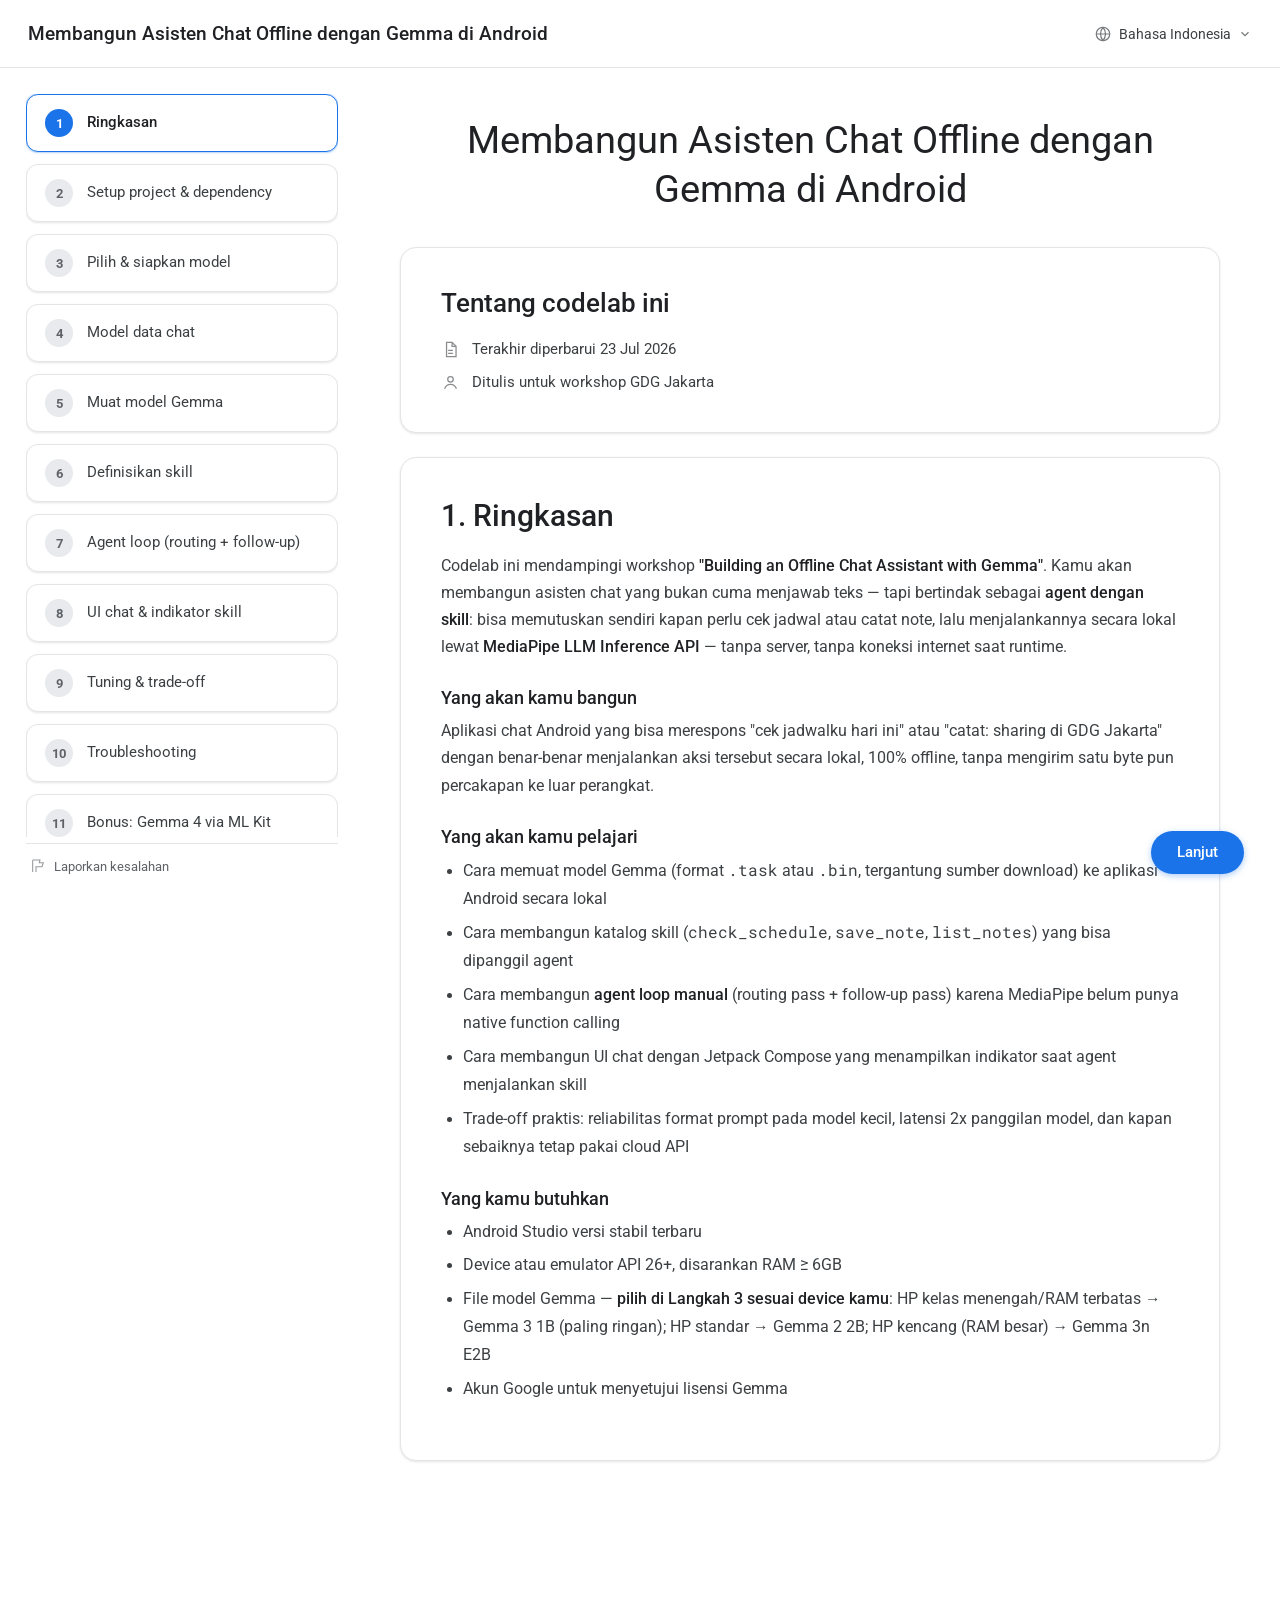
<file: workshop-gemma/index.html>
<!DOCTYPE html>
<html lang="id">
<head>
<meta charset="UTF-8">
<meta name="viewport" content="width=device-width, initial-scale=1.0">
<title>Membangun Asisten Chat Offline dengan Gemma di Android</title>
<link rel="preconnect" href="https://fonts.googleapis.com">
<link href="https://fonts.googleapis.com/css2?family=Google+Sans:wght@400;500;700&family=Roboto:wght@400;500;700&family=Roboto+Mono:wght@400;500&display=swap" rel="stylesheet">
<style>
  :root{
    --page-bg:#FFFFFF;
    --ink:#202124;
    --body-text:#3C4043;
    --muted:#5F6368;
    --border:#E3E5E8;
    --shadow:0 1px 2px rgba(60,64,67,.08), 0 1px 3px rgba(60,64,67,.06);
    --blue:#1A73E8;
    --blue-dark:#1557B0;
    --gray-fill:#E8EAED;
    --green-bg:#E6F4EA;
    --green-border:#B7DFC0;
    --green-text:#0D652D;
    --yellow-bg:#FEF7E0;
    --yellow-border:#F6D680;
    --yellow-text:#7A5B00;
    --code-bg:#1F2430;
    --code-text:#E6E9EF;
  }
  *{box-sizing:border-box;}
  html,body{margin:0;padding:0;}
  body{
    background:var(--page-bg);
    color:var(--body-text);
    font-family:'Roboto',sans-serif;
    -webkit-font-smoothing:antialiased;
  }
  h1,h2,h3,.gsans{font-family:'Google Sans','Roboto',sans-serif;}
  code, pre, .mono{font-family:'Roboto Mono',monospace;}

  /* ---------- Top bar ---------- */
  .topbar{
    height:68px; display:flex; align-items:center; justify-content:space-between;
    padding:0 28px; border-bottom:1px solid var(--border);
    position:sticky; top:0; background:#fff; z-index:40;
  }
  .topbar-title{font-size:19px; font-weight:500; color:var(--ink); font-family:'Google Sans','Roboto',sans-serif;}
  .topbar-right{display:flex; align-items:center; gap:22px;}
  .lang-select{
    display:flex; align-items:center; gap:7px;
    font-size:14px; color:var(--body-text); cursor:pointer;
  }
  .lang-select svg{width:18px; height:18px; opacity:.7;}

  /* ---------- Shell ---------- */
  .shell{display:flex; align-items:flex-start;}

  /* ---------- Sidebar ---------- */
  .sidebar{
    width:360px; flex-shrink:0; padding:26px 22px 22px 26px;
    position:sticky; top:68px; height:calc(100vh - 68px);
    display:flex; flex-direction:column;
  }
  .steps-list{list-style:none; margin:0; padding:0; overflow-y:auto; flex:1;}
  .step-card{
    background:#fff; border:1px solid var(--border); border-radius:12px;
    box-shadow:var(--shadow);
    margin-bottom:12px; cursor:pointer;
    transition:border-color .15s ease, box-shadow .15s ease;
  }
  .step-card:hover{border-color:#C7CDD3;}
  .step-card.active{border-color:var(--blue); box-shadow:0 1px 3px rgba(26,115,232,.18), 0 0 0 1px rgba(26,115,232,.15);}
  .step-card button{
    all:unset; display:flex; align-items:center; gap:14px;
    width:100%; padding:14px 18px; cursor:pointer;
  }
  .step-num{
    width:28px; height:28px; border-radius:50%; flex-shrink:0;
    display:flex; align-items:center; justify-content:center;
    font-size:13px; font-weight:700; font-family:'Google Sans','Roboto',sans-serif;
    background:var(--gray-fill); color:var(--muted);
  }
  .step-card.active .step-num{background:var(--blue); color:#fff;}
  .step-card.done .step-num{background:#CFE8D8; color:var(--green-text);}
  .step-label{font-size:14.5px; color:var(--body-text); line-height:1.35;}
  .step-card.active .step-label{color:var(--ink); font-weight:500;}

  .report-mistake{
    display:flex; align-items:center; gap:8px;
    font-size:13px; color:var(--muted); padding:14px 4px 4px 4px;
    border-top:1px solid var(--border); margin-top:6px;
  }
  .report-mistake svg{width:16px; height:16px; opacity:.65;}

  /* ---------- Main content ---------- */
  .main{flex:1; min-width:0; padding:40px 40px 140px 20px; display:flex; justify-content:center;}
  .content-col{width:100%; max-width:820px;}

  .page-title{
    font-size:38px; font-weight:400; color:var(--ink);
    text-align:center; line-height:1.3; margin:8px 0 32px 0;
    font-family:'Google Sans','Roboto',sans-serif;
  }

  .card{
    background:#fff; border:1px solid var(--border); border-radius:16px;
    box-shadow:var(--shadow); padding:40px; margin-bottom:24px;
  }
  .meta-row{display:flex; align-items:center; gap:12px; font-size:15px; color:var(--body-text); margin-bottom:14px;}
  .meta-row:last-child{margin-bottom:0;}
  .meta-row svg{width:19px; height:19px; opacity:.6; flex-shrink:0;}
  .card h2.about-title{font-size:26px; font-weight:500; margin:0 0 22px 0; color:var(--ink);}

  .step-heading{font-size:30px; font-weight:500; color:var(--ink); margin:0 0 20px 0;}
  .card h3{font-size:18px; font-weight:500; margin:26px 0 10px 0; color:var(--ink);}
  .card p{font-size:15.5px; line-height:1.75; color:var(--body-text); margin:0 0 16px 0;}
  .card ul, .card ol{font-size:15.5px; line-height:1.8; color:var(--body-text); padding-left:22px; margin:0 0 16px 0;}
  .card li{margin-bottom:6px;}
  .card strong{color:var(--ink); font-weight:500;}
  .card table{width:100%; border-collapse:collapse; margin:8px 0 20px 0; font-size:14.5px;}
  .card table td{padding:10px 12px; border-bottom:1px solid var(--border); vertical-align:top;}

  .callout{
    border-radius:10px; padding:18px 22px; margin:18px 0 20px 0;
    font-size:14.5px; line-height:1.7; border:1px solid;
  }
  .callout.tip{background:var(--green-bg); border-color:var(--green-border); color:var(--green-text);}
  .callout.warn{background:var(--yellow-bg); border-color:var(--yellow-border); color:var(--yellow-text);}
  .callout a{color:inherit; font-weight:600;}
  .callout strong{color:inherit;}

  .code-file{margin:18px 0 20px 0; border-radius:10px; overflow:hidden; background:var(--code-bg);}
  .code-file-head{
    display:flex; align-items:center; justify-content:space-between;
    padding:9px 14px; background:#272C38; font-size:12px; color:#9BA3B4;
    font-family:'Roboto Mono',monospace;
  }
  .copy-btn{
    all:unset; cursor:pointer; font-size:11.5px; color:#C7CED4;
    padding:4px 10px; border-radius:6px; background:#333A47;
    font-family:'Roboto',sans-serif;
  }
  .copy-btn:hover{background:#3F4756;}
  .copy-btn.copied{background:#1E8E3E; color:#fff;}
  .code-file pre{margin:0; padding:16px 18px; overflow-x:auto;}
  .code-file code{color:var(--code-text); font-size:13px; line-height:1.6; white-space:pre;}

  /* ---------- Floating nav buttons ---------- */
  .float-nav{
    position:fixed; bottom:26px; right:36px; display:flex; gap:12px; z-index:45;
  }
  .btn{
    all:unset; cursor:pointer; font-family:'Google Sans','Roboto',sans-serif;
    font-size:14.5px; font-weight:500; padding:12px 26px; border-radius:24px;
    display:flex; align-items:center; gap:6px;
  }
  .btn.primary{background:var(--blue); color:#fff; box-shadow:0 2px 6px rgba(26,115,232,.35);}
  .btn.primary:hover{background:var(--blue-dark);}
  .btn.ghost{background:#fff; color:var(--body-text); border:1px solid var(--border);}
  .btn.ghost:hover{border-color:#C7CDD3;}
  .btn:disabled{opacity:0; pointer-events:none;}

  @media (max-width:900px){
    .sidebar{display:none;}
    .main{padding:28px 20px 130px 20px;}
    .page-title{font-size:28px;}
    .card{padding:26px;}
  }
</style>
</head>
<body>

<div class="topbar">
  <div class="topbar-title">Membangun Asisten Chat Offline dengan Gemma di Android</div>
  <div class="topbar-right">
    <div class="lang-select">
      <svg viewBox="0 0 24 24" fill="none" stroke="currentColor" stroke-width="1.6"><circle cx="12" cy="12" r="9"/><path d="M3 12h18M12 3a14 14 0 0 1 0 18M12 3a14 14 0 0 0 0 18"/></svg>
      <span>Bahasa Indonesia</span>
      <svg viewBox="0 0 24 24" fill="none" stroke="currentColor" stroke-width="2" style="width:14px;height:14px;"><path d="M6 9l6 6 6-6"/></svg>
    </div>
  </div>
</div>

<div class="shell">
  <aside class="sidebar">
    <ul class="steps-list" id="stepsNav"></ul>
    <div class="report-mistake">
      <svg viewBox="0 0 24 24" fill="none" stroke="currentColor" stroke-width="1.6"><path d="M4 21V4a1 1 0 0 1 1-1h10l-1 4h6l-2 6H9v8"/></svg>
      Laporkan kesalahan
    </div>
  </aside>

  <main class="main">
    <div class="content-col" id="content"></div>
  </main>
</div>

<div class="float-nav">
  <button class="btn ghost" id="backBtn" onclick="goTo(current-1)">Kembali</button>
  <button class="btn primary" id="nextBtn" onclick="goTo(current+1)">Lanjut</button>
</div>

<script>
const ICON_DOC = `<svg viewBox="0 0 24 24" fill="none" stroke="currentColor" stroke-width="1.6"><path d="M7 3h7l5 5v13H7z"/><path d="M14 3v5h5"/><path d="M9 13h6M9 17h6"/></svg>`;
const ICON_PERSON = `<svg viewBox="0 0 24 24" fill="none" stroke="currentColor" stroke-width="1.6"><circle cx="12" cy="8" r="3.5"/><path d="M4.5 20c1.5-4 5-5.5 7.5-5.5s6 1.5 7.5 5.5"/></svg>`;

const STEPS = [
{
  id:"overview", name:"Ringkasan",
  aboutCard:true,
  heading:"1. Ringkasan",
  body:`
    <p>Codelab ini mendampingi workshop <strong>"Building an Offline Chat Assistant with Gemma"</strong>. Kamu akan membangun asisten chat yang bukan cuma menjawab teks &mdash; tapi bertindak sebagai <strong>agent dengan skill</strong>: bisa memutuskan sendiri kapan perlu cek jadwal atau catat note, lalu menjalankannya secara lokal lewat <strong>MediaPipe LLM Inference API</strong> &mdash; tanpa server, tanpa koneksi internet saat runtime.</p>

    <h3>Yang akan kamu bangun</h3>
    <p>Aplikasi chat Android yang bisa merespons "cek jadwalku hari ini" atau "catat: sharing di GDG Jakarta" dengan benar-benar menjalankan aksi tersebut secara lokal, 100% offline, tanpa mengirim satu byte pun percakapan ke luar perangkat.</p>

    <h3>Yang akan kamu pelajari</h3>
    <ul>
      <li>Cara memuat model Gemma (format <code>.task</code> atau <code>.bin</code>, tergantung sumber download) ke aplikasi Android secara lokal</li>
      <li>Cara membangun katalog skill (<code>check_schedule</code>, <code>save_note</code>, <code>list_notes</code>) yang bisa dipanggil agent</li>
      <li>Cara membangun <strong>agent loop manual</strong> (routing pass + follow-up pass) karena MediaPipe belum punya native function calling</li>
      <li>Cara membangun UI chat dengan Jetpack Compose yang menampilkan indikator saat agent menjalankan skill</li>
      <li>Trade-off praktis: reliabilitas format prompt pada model kecil, latensi 2x panggilan model, dan kapan sebaiknya tetap pakai cloud API</li>
    </ul>

    <h3>Yang kamu butuhkan</h3>
    <ul>
      <li>Android Studio versi stabil terbaru</li>
      <li>Device atau emulator API 26+, disarankan RAM &ge; 6GB</li>
      <li>File model Gemma &mdash; <strong>pilih di Langkah 3 sesuai device kamu</strong>: HP kelas menengah/RAM terbatas &rarr; Gemma 3 1B (paling ringan); HP standar &rarr; Gemma 2 2B; HP kencang (RAM besar) &rarr; Gemma 3n E2B</li>
      <li>Akun Google untuk menyetujui lisensi Gemma</li>
    </ul>

      `
},
{
  id:"setup", name:"Setup project & dependency",
  heading:"2. Setup project & dependency",
  body:`
    <div class="callout tip"><strong>Mulai dari sini — clone repo &amp; checkout branch starter:</strong>
      <div class="code-file" style="margin-top:10px;">
        <pre><code>git clone https://github.com/veroanggraa/GemmaChatWorkshop.git
cd GemmaChatWorkshop
git checkout codelab-starter</code></pre>
      </div>
      Empat branch tersedia:
      <table style="margin-top:8px;">
        <tr><td><code>codelab-starter</code></td><td>🏁 <strong>Titik mulai</strong> &mdash; project dengan <strong>5 TODO</strong> untuk diisi mengikuti Langkah 4&ndash;8 codelab ini</td></tr>
        <tr><td><code>migrate-gemma3</code></td><td>✅ <strong>Solusi lengkap</strong> berjalan dengan Gemma 3 &mdash; <code>tasks-genai 0.10.27</code>, chat template &amp; sampling per-pass</td></tr>
        <tr><td><code>try-qwen-tasks-genai-0.10.27</code></td><td>🧪 Eksperimen Qwen2.5 &mdash; bukti "swap the model, keep the loop"; eksplorasi setelah selesai</td></tr>
        <tr><td><code>main</code></td><td>Versi awal (Gemma 2B, <code>tasks-genai 0.10.14</code>) &mdash; referensi historis</td></tr>
      </table>
      <strong>Macet di TODO mana pun?</strong> <code>git stash &amp;&amp; git checkout migrate-gemma3</code> untuk lihat solusinya, lalu <code>git checkout codelab-starter &amp;&amp; git stash pop</code> untuk lanjut kerja.
    </div>

    <p>Mau bangun dari nol? Buat project Android baru dengan template <strong>Empty Activity (Compose)</strong>. Untuk dependency, kita pakai <strong>Gradle Version Catalog</strong> (<code>libs.versions.toml</code>) supaya versi library terpusat di satu file &mdash; standar yang sekarang jadi default project baru di Android Studio.</p>

    <h3>Tambahkan ke katalog versi</h3>
    <p>Buka (atau buat) <code>gradle/libs.versions.toml</code> di root project, lalu tambahkan entri berikut.</p>
    <div class="code-file">
      <div class="code-file-head"><span>gradle/libs.versions.toml</span><button class="copy-btn" onclick="copyCode(this)">Salin</button></div>
      <pre><code>[versions]
coreKtx = "1.13.1"
activityCompose = "1.9.0"
composeBom = "2024.06.00"
lifecycleViewmodelCompose = "2.8.2"
mediapipeGenai = "0.10.14"
kotlinxCoroutines = "1.8.1"

[libraries]
androidx-core-ktx = { group = "androidx.core", name = "core-ktx", version.ref = "coreKtx" }
androidx-activity-compose = { group = "androidx.activity", name = "activity-compose", version.ref = "activityCompose" }
androidx-compose-bom = { group = "androidx.compose", name = "compose-bom", version.ref = "composeBom" }
androidx-compose-ui = { group = "androidx.compose.ui", name = "ui" }
androidx-compose-material3 = { group = "androidx.compose.material3", name = "material3" }
androidx-lifecycle-viewmodel-compose = { group = "androidx.lifecycle", name = "lifecycle-viewmodel-compose", version.ref = "lifecycleViewmodelCompose" }

# Inference Gemma on-device
mediapipe-tasks-genai = { group = "com.google.mediapipe", name = "tasks-genai", version.ref = "mediapipeGenai" }

# Coroutine untuk load model & generate response di background
kotlinx-coroutines-android = { group = "org.jetbrains.kotlinx", name = "kotlinx-coroutines-android", version.ref = "kotlinxCoroutines" }</code></pre>
    </div>

    <h3>Rujuk dari build.gradle.kts</h3>
    <p>Sekarang <code>app/build.gradle.kts</code> cukup memanggil alias dari katalog &mdash; tidak ada lagi string versi yang di-hardcode di sini.</p>
    <div class="code-file">
      <div class="code-file-head"><span>app/build.gradle.kts</span><button class="copy-btn" onclick="copyCode(this)">Salin</button></div>
      <pre><code>dependencies {
    implementation(libs.androidx.core.ktx)
    implementation(libs.androidx.activity.compose)
    implementation(platform(libs.androidx.compose.bom))
    implementation(libs.androidx.compose.ui)
    implementation(libs.androidx.compose.material3)
    implementation(libs.androidx.lifecycle.viewmodel.compose)

    // Inference Gemma on-device
    implementation(libs.mediapipe.tasks.genai)

    // Coroutine untuk load model & generate response di background
    implementation(libs.kotlinx.coroutines.android)
}</code></pre>
    </div>

    <p>Set juga <code>minSdk = 26</code> di blok <code>defaultConfig</code>.</p>

    <div class="callout warn"><strong>Perhatian:</strong> native library dari MediaPipe kadang memicu error "duplicate file" saat packaging. Tambahkan ini di blok <code>android { }</code>:
      <div class="code-file" style="margin-top:10px;">
        <pre><code>packaging {
    resources.excludes.add("META-INF/*")
}</code></pre>
      </div>
    </div>

    <div class="callout tip">Kalau Android Studio membuat project baru untukmu, biasanya <code>gradle/libs.versions.toml</code> sudah otomatis ada dengan beberapa entri AndroidX/Compose default &mdash; tinggal tambahkan baris <code>mediapipe-tasks-genai</code> dan <code>kotlinx-coroutines-android</code> di atas.</div>
  `
},
{
  id:"model", name:"Pilih & siapkan model",
  heading:"3. Pilih model Gemma kamu",
  body:`
    <p>Model tidak dibundel di dalam APK karena ukurannya besar dan tunduk pada lisensi Gemma. App di codelab ini <strong>mendeteksi format model secara otomatis</strong> (lewat magic bytes, bukan nama file), jadi <strong>Gemma 2 dan Gemma 3 sama-sama jalan tanpa mengubah satu baris kode pun</strong> &mdash; pilih sesuai device kamu.</p>

    <table>
      <tr><td><strong>Trek</strong></td><td><strong>Model &amp; sumber</strong></td><td><strong>Ukuran</strong></td><td><strong>Cocok untuk</strong></td></tr>
      <tr><td>🟢 <strong>Gemma 2</strong> (paling teruji)</td><td><code>gemma-2b-it-cpu-int4.bin</code> &mdash; Kaggle &rarr; Gemma &rarr; tab <strong>LiteRT</strong> &mdash; branch <code>main</code></td><td>~1.35 GB</td><td>Alternatif paling teruji; kompatibilitas paling luas</td></tr>
      <tr><td>🔵 <strong>Gemma 3</strong> (dipakai di demo)</td><td><code>gemma3-1b-it-int4.task</code> &mdash; Hugging Face &rarr; <strong>litert-community/Gemma3-1B-IT</strong> &mdash; branch <code>migrate-gemma3</code></td><td>~529 MB</td><td><strong>Default workshop</strong> &mdash; paling ringan, jalan di hampir semua HP</td></tr>
      <tr><td>🔵 <strong>Gemma 3n E2B</strong> (advanced)</td><td><code>gemma-3n-E2B-it-int4.task</code> &mdash; Hugging Face &rarr; <strong>google/gemma-3n-E2B-it-litert-preview</strong></td><td>~3.1 GB</td><td>Device kencang (butuh ~6 GB RAM saat load); mendukung input gambar</td></tr>
      <tr><td>🟣 <strong>Gemma 4</strong> (bonus track)</td><td>Lewat <strong>AICore Developer Preview + ML Kit Prompt API</strong> &mdash; jalur API berbeda, lihat langkah bonus di akhir codelab</td><td>&mdash;</td><td>Device ber-AICore; bukan jalur MediaPipe</td></tr>
    </table>

    <div class="callout tip"><strong>Bingung pilih?</strong> Ambil trek 🔵 <strong>Gemma 3 1B</strong> &mdash; itu yang dipakai di demo (branch <code>migrate-gemma3</code> adalah solusi lengkapnya), paling ringan, dan jalan di hampir semua HP. Trek 🟢 Gemma 2 tetap valid sebagai alternatif yang paling teruji. <strong>Catatan branch:</strong> <code>try-qwen-tasks-genai-0.10.27</code> bahkan membuktikan loop yang sama jalan dengan Qwen2.5 &mdash; arsitekturnya tidak menikah dengan satu model.</div>

    <h3>Trek 🟢 Gemma 2 — download</h3>
    <ol>
      <li>Buka <strong>Kaggle Models &rarr; Gemma</strong>, klik tab <strong>"LiteRT (formerly TFLite)"</strong></li>
      <li>Pilih variation <code>gemma-2b-it-cpu-int4</code> (instruction-tuned, CPU, int4)</li>
      <li>Setujui lisensi Gemma, lalu download file <code>.bin</code>-nya (~1.35 GB)</li>
    </ol>

    <h3>Trek 🔵 Gemma 3 — download (branch <code>migrate-gemma3</code>)</h3>
    <ol>
      <li>Login ke <strong>huggingface.co</strong>, buka <strong>litert-community/Gemma3-1B-IT</strong></li>
      <li>Setujui lisensi Gemma di banner atas &mdash; <strong>wajib</strong>, repo-nya <em>gated</em>. Tanpa ini unduhan gagal dengan error <code>401 GatedRepo</code></li>
      <li>Tab <strong>Files</strong> &rarr; unduh <code>gemma3-1b-it-int4.task</code> (~529 MB) &mdash; ambil yang <code>int4.task</code> <strong>biasa</strong>: varian berakhiran <code>.litertlm</code> itu untuk stack LiteRT-LM (bukan yang dipakai app ini), dan varian seperti <code>_ekv1280_sm8750</code> dikunci ke context length &amp; chipset tertentu</li>
      <li>Jangan lupa <code>git checkout migrate-gemma3</code> di project &mdash; branch ini memakai <code>tasks-genai 0.10.27</code> plus chat template &amp; sampling terpisah untuk routing vs balasan</li>
    </ol>
    <p>Untuk varian <strong>Gemma 3n E2B</strong> (advanced, ~3.1 GB): repo <strong>google/gemma-3n-E2B-it-litert-preview</strong>, file <code>.task</code> int4 &mdash; pakai branch <code>migrate-gemma3</code> juga.</p>

    <h3>Push ke device (semua trek MediaPipe)</h3>
    <p>Nama file <strong>tidak perlu diganti</strong> &mdash; app memindai folder dan mengenali formatnya sendiri.</p>
    <div class="code-file">
      <div class="code-file-head"><span>terminal</span><button class="copy-btn" onclick="copyCode(this)">Salin</button></div>
      <pre><code>adb shell mkdir -p /data/local/tmp/llm
adb push nama-file-model-kamu /data/local/tmp/llm/</code></pre>
    </div>

    <div class="callout warn"><strong>Kalau app bilang "folder kosong atau tidak terbaca":</strong> cek dulu file benar-benar ada (<code>adb shell ls -la /data/local/tmp/llm/</code>), lalu perbaiki permission kalau perlu:
      <div class="code-file" style="margin-top:10px;">
        <pre><code>adb shell chmod 755 /data/local/tmp/llm
adb shell chmod 644 /data/local/tmp/llm/nama-file-model-kamu</code></pre>
      </div>
    </div>

    <div class="callout tip">Transfer file berukuran GB lewat adb bisa memakan waktu &mdash; siapkan lebih awal. Satu folder cukup berisi <strong>satu</strong> file model saja supaya hasil deteksinya tidak ambigu.</div>
  `
},
{
  id:"datamodel", name:"Model data chat",
  heading:"4. Model data chat",
  body:`
    <div class="callout tip"><strong>Format latihan:</strong> di branch <code>codelab-starter</code>, Langkah 4&ndash;8 berikut sudah ditandai sebagai <strong>TODO 1&ndash;5</strong> di dalam kode. Cari dengan <code>TODO(</code> di Android Studio (⌘⇧F / Ctrl+Shift+F), isi sesuai penjelasan tiap langkah, dan bandingkan dengan branch <code>migrate-gemma3</code> kalau ragu.</div>

    <p>Sebelum masuk ke logika AI, siapkan dulu representasi sederhana untuk satu pesan di layar chat.</p>
    <div class="code-file">
      <div class="code-file-head"><span>ChatMessage.kt</span><button class="copy-btn" onclick="copyCode(this)">Salin</button></div>
      <pre><code>package com.example.gemmachat

data class ChatMessage(
    val text: String,
    val isFromUser: Boolean
)</code></pre>
    </div>
    <p><code>isFromUser</code> menentukan posisi dan warna bubble di UI.</p>
  `
},
{
  id:"load", name:"Muat model Gemma",
  heading:"5. Muat model Gemma",
  body:`
    <p>Buat <code>ChatViewModel</code> yang bertanggung jawab memuat model saat aplikasi dibuka.</p>
    <div class="code-file">
      <div class="code-file-head"><span>ChatViewModel.kt &mdash; bagian 1</span><button class="copy-btn" onclick="copyCode(this)">Salin</button></div>
      <pre><code>class ChatViewModel(application: Application) : AndroidViewModel(application) {

    private val modelDir = "/data/local/tmp/llm/"
    private var llmInference: LlmInference? = null

    private val _messages = MutableStateFlow&lt;List&lt;ChatMessage&gt;&gt;(emptyList())
    val messages: StateFlow&lt;List&lt;ChatMessage&gt;&gt; = _messages

    private val _isModelReady = MutableStateFlow(false)
    val isModelReady: StateFlow&lt;Boolean&gt; = _isModelReady

    init {
        viewModelScope.launch(Dispatchers.IO) {
            try {
                // Nama & ekstensi file model dari Kaggle bisa berbeda-beda (.task
                // atau .bin) — auto-detect saja, daripada hardcode satu nama/ekstensi.
                val dir = File(modelDir)
                val modelFile = dir.listFiles()?.firstOrNull {
                    it.name.endsWith(".task") || it.name.endsWith(".bin")
                }
                checkNotNull(modelFile) {
                    "Tidak ada file .task/.bin ditemukan di $modelDir (folder kosong atau tidak terbaca)"
                }

                val options = LlmInferenceOptions.builder()
                    .setModelPath(modelFile.absolutePath)
                    .setMaxTokens(512)
                    .setTopK(40)
                    .setTemperature(0.7f)
                    .build()

                llmInference = LlmInference.createFromOptions(getApplication(), options)
                _isModelReady.value = true
            } catch (e: Exception) {
                _messages.value = _messages.value + ChatMessage(
                    text = "Gagal memuat model: ${'$'}{e.message}",
                    isFromUser = false
                )
            }
        }
    }
}</code></pre>
    </div>
    <div class="callout tip">Loading model butuh waktu &mdash; selalu tampilkan status loading di UI, jangan biarkan pengguna mengira aplikasi hang.</div>
  `
},
{
  id:"skills", name:"Definisikan skill",
  heading:"6. Definisikan skill agent",
  body:`
    <p>Sebelum bikin logika agent-nya, siapkan dulu <strong>katalog skill</strong> &mdash; hal-hal konkret yang bisa dilakukan asisten ini selain sekadar ngobrol: cek jadwal, dan catat/lihat note.</p>

    <div class="code-file">
      <div class="code-file-head"><span>Skills.kt</span><button class="copy-btn" onclick="copyCode(this)">Salin</button></div>
      <pre><code>object SkillRegistry {

    private val schedule = listOf(
        "09:00 - Daily standup",
        "11:00 - Review desain UI",
        "14:00 - Workshop Gemma di Google Indonesia",
        "16:30 - Sync sama tim backend"
    )

    private val notes = mutableListOf&lt;String&gt;()

    val catalogDescription = """
        - check_schedule() -> lihat agenda hari ini
        - save_note(text) -> simpan catatan baru
        - list_notes() -> lihat semua catatan yang sudah disimpan
    """.trimIndent()

    fun execute(skillName: String, rawArgs: String): String {
        return when (skillName.trim()) {
            "check_schedule" -> schedule.joinToString("\\n")
            "save_note" -> {
                val text = rawArgs.trim().trim('"')
                if (text.isBlank()) "Gagal: teks catatan kosong."
                else { notes.add(text); "Catatan berhasil disimpan: \\"$text\\"" }
            }
            "list_notes" ->
                if (notes.isEmpty()) "Belum ada catatan yang tersimpan."
                else notes.mapIndexed { i, n -> "${'$'}{i + 1}. $n" }.joinToString("\\n")
            else -> "Skill '$skillName' tidak dikenali."
        }
    }
}</code></pre>
    </div>

    <div class="callout tip">Data di sini sengaja <strong>mock &amp; in-memory</strong> (jadwal hardcoded, note hilang saat app restart). Integrasi ke <code>CalendarContract</code> API atau penyimpanan persisten (DataStore/Room) cocok jadi "tantangan lanjutan untuk kamu".</div>
  `
},
{
  id:"agentloop", name:"Agent loop (routing + follow-up)",
  heading:"7. Bangun agent loop",
  body:`
    <p>Ini bagian intinya: MediaPipe LLM Inference API <strong>belum punya native function calling</strong>, jadi kita bangun pola manual mirip ReAct &mdash; ditegakkan murni lewat prompt, bukan API resmi.</p>

    <h3>Alurnya</h3>
    <ol>
      <li><strong>Routing pass</strong> &mdash; model diberi tahu daftar skill, diminta balas dengan format baku <code>ACTION: nama_skill(argumen)</code> kalau perlu skill, atau jawaban langsung kalau tidak.</li>
      <li>Kalau balasan cocok pola <code>ACTION: ...</code>, app menjalankan skill itu secara lokal.</li>
      <li><strong>Follow-up pass</strong> &mdash; hasil mentah skill dikirim balik ke model supaya disusun jadi jawaban natural.</li>
    </ol>

    <div class="code-file">
      <div class="code-file-head"><span>ChatViewModel.kt &mdash; agent loop</span><button class="copy-btn" onclick="copyCode(this)">Salin</button></div>
      <pre><code>private val actionRegex = Regex("""ACTION:\\s*(\\w+)\\((.*)\\)""", RegexOption.DOT_MATCHES_ALL)

fun sendMessage(userText: String) {
    if (userText.isBlank() || _isGenerating.value) return

    _messages.value = _messages.value + ChatMessage(userText, isFromUser = true)
    _isGenerating.value = true

    viewModelScope.launch(Dispatchers.IO) {
        val routingPrompt = buildAgentPrompt(userText)
        val firstPass = (llmInference?.generateResponse(routingPrompt) ?: "Model belum siap.").trim()

        val match = actionRegex.find(firstPass)

        val finalReply: String = if (match != null) {
            val skillName = match.groupValues[1]
            val rawArgs = match.groupValues[2]

            withContext(Dispatchers.Main) {
                _messages.value = _messages.value + ChatMessage(
                    text = "🔧 Menjalankan skill: $skillName",
                    isFromUser = false,
                    isSystemAction = true
                )
            }

            val skillResult = SkillRegistry.execute(skillName, rawArgs)
            llmInference?.generateResponse(buildFollowUpPrompt(userText, skillName, skillResult))
                ?: skillResult
        } else {
            firstPass
        }

        withContext(Dispatchers.Main) {
            _messages.value = _messages.value + ChatMessage(finalReply, isFromUser = false)
            _isGenerating.value = false
        }
    }
}

private fun buildAgentPrompt(userText: String): String = """
    Kamu adalah asisten chat yang bisa menjalankan skill berikut kalau dibutuhkan:
    ${'$'}{SkillRegistry.catalogDescription}

    Format WAJIB:
    - Jika perlu menjalankan skill, balas HANYA dengan satu baris:
      ACTION: nama_skill(argumen)
    - Jika tidak perlu skill, balas langsung ke pengguna dalam 1-3 kalimat, Bahasa Indonesia santai.

    Pesan pengguna: $userText
""".trimIndent()

private fun buildFollowUpPrompt(userText: String, skillName: String, skillResult: String): String = """
    Pengguna bertanya: "$userText"
    Kamu menjalankan skill "$skillName" dan hasilnya:
    $skillResult

    Susun balasan natural ke pengguna berdasarkan hasil ini, dalam Bahasa Indonesia santai, 1-4 kalimat.
""".trimIndent()</code></pre>
    </div>

    <div class="callout warn"><strong>Penting:</strong> karena format <code>ACTION: ...</code> cuma konvensi prompt (bukan API resmi), model kecil terkuantisasi tidak selalu 100% konsisten mengikutinya. Regex parsing di atas sengaja dibuat sederhana &amp; toleran. Setiap turn yang memanggil skill juga otomatis 2x lebih lambat karena butuh 2 kali panggilan model.</div>
  `
},
{
  id:"ui", name:"UI chat & indikator skill",
  heading:"8. UI chat & indikator skill",
  body:`
    <p>Hubungkan <code>ChatViewModel</code> ke tampilan, dan tambahkan bubble kecil yang menandakan agent sedang menjalankan skill &mdash; supaya audiens bisa <em>lihat</em> agent-nya "bertindak", bukan cuma "ngobrol".</p>

    <div class="code-file">
      <div class="code-file-head"><span>MainActivity.kt &mdash; ChatBubble()</span><button class="copy-btn" onclick="copyCode(this)">Salin</button></div>
      <pre><code>@Composable
fun ChatBubble(message: ChatMessage) {
    if (message.isSystemAction) {
        Box(modifier = Modifier.fillMaxWidth(), contentAlignment = Alignment.Center) {
            Surface(color = Color(0xFFEDE7F6), shape = MaterialTheme.shapes.extraLarge) {
                Text(
                    text = message.text,
                    fontSize = 12.sp,
                    color = Color(0xFF5E35B1),
                    modifier = Modifier.padding(horizontal = 14.dp, vertical = 6.dp)
                )
            }
        }
        return
    }

    val bubbleColor = if (message.isFromUser) Color(0xFFDCF8C6) else Color(0xFFF1F0F0)
    val alignment = if (message.isFromUser) Alignment.CenterEnd else Alignment.CenterStart

    Box(modifier = Modifier.fillMaxWidth(), contentAlignment = alignment) {
        Surface(color = bubbleColor, shape = MaterialTheme.shapes.medium) {
            Text(
                text = message.text.ifBlank { "…" },
                modifier = Modifier.padding(horizontal = 12.dp, vertical = 8.dp)
            )
        }
    }
}</code></pre>
    </div>

    <div class="callout tip"><strong>Checkpoint:</strong> jalankan aplikasi, coba ketik "cek jadwalku hari ini" lalu "catat: sharing di GDG Jakarta" &mdash; keduanya harus jalan tanpa internet sama sekali.</div>
  `
},
{
  id:"tuning", name:"Tuning & trade-off",
  heading:"9. Tuning & trade-off",
  body:`
    <p>Beberapa trade-off yang menentukan pengalaman pengguna di device nyata.</p>
    <table>
      <tr><td><strong>Ukuran model (2B vs 4B)</strong></td><td>Lebih besar &rarr; jawaban lebih baik, tapi lebih lambat & butuh RAM lebih besar</td></tr>
      <tr><td><strong>Kuantisasi (int4 vs int8)</strong></td><td>int4 lebih kecil & cepat, sedikit mengorbankan kualitas jawaban</td></tr>
      <tr><td><strong>Cold start</strong></td><td>Waktu load model saat <code>init{}</code> bisa terasa &mdash; tampilkan status loading</td></tr>
      <tr><td><strong>Panjang konteks</strong></td><td>Riwayat chat panjang memperlambat generate & menghabiskan token budget</td></tr>
    </table>
    <div class="callout tip"><strong>Kapan tetap pakai cloud API?</strong> Untuk konteks sangat panjang atau akurasi tinggi, cloud API masih lebih cocok. On-device unggul di privasi, offline-first, dan latensi rendah.</div>

    <div class="callout tip"><strong>Ke mana arahnya?</strong> Gemma 4 (dirilis April 2026) sudah punya <em>native tool-calling support</em> &mdash; pola <code>ACTION: ...</code> manual yang baru saja kamu bangun bisa jadi digantikan native function calling di masa depan. Google juga mendorong <strong>ML Kit GenAI Prompt API + AICore</strong> sebagai jalur baru untuk on-device inference. Workshop ini sengaja tetap pakai MediaPipe + Gemma 2B karena jalan di dalam app sendiri (tidak tergantung dukungan AICore di device tertentu) dan lebih matang untuk demo hari ini &mdash; tapi konsep agent+skill yang kamu pelajari tetap relevan ke arah itu.</div>
  `
},
{
  id:"troubleshoot", name:"Troubleshooting",
  heading:"10. Troubleshooting",
  body:`
    <h3>Model gagal dimuat</h3>
    <ul>
      <li>Cek ulang path di <code>modelPath</code></li>
      <li>Pastikan device punya cukup ruang & RAM</li>
    </ul>
    <h3>Error "duplicate file" saat build</h3>
    <ul><li>Tambahkan <code>packaging { resources.excludes.add("META-INF/*") }</code></li></ul>
    <h3>Aplikasi terasa lambat</h3>
    <ul>
      <li>Coba varian model lebih kecil / kuantisasi lebih agresif</li>
      <li>Pastikan generate dijalankan di <code>Dispatchers.IO</code></li>
    </ul>
    <div class="callout warn">Selalu tes di device fisik sebelum demo penting &mdash; performa emulator sering tidak mewakili device asli.</div>
  `
},
{
  id:"gemma4", name:"Bonus: Gemma 4 via ML Kit",
  heading:"11. Bonus track — Gemma 4 on-device via ML Kit",
  body:`
    <p><strong>Gemma 4 tidak lewat jalur MediaPipe</strong> yang kita pakai di codelab ini &mdash; jalur resminya on-device adalah <strong>AICore Developer Preview + ML Kit GenAI Prompt API</strong>. Model tidak di-push manual: AICore yang mengelola download &amp; update-nya di device.</p>

    <h3>Prasyarat (beda dari trek MediaPipe)</h3>
    <ul>
      <li>Device dengan dukungan <strong>AICore</strong> (flagship generasi terbaru; device lain fallback CPU yang tidak merepresentasikan performa final)</li>
      <li>Opt-in ke <strong>AICore Developer Preview</strong> di developers.google.com/ml-kit/genai/aicore-dev-preview</li>
      <li>Tidak punya device AICore? Coba modelnya lewat app <strong>Google AI Edge Gallery</strong> (Play Store) tanpa menulis kode</li>
    </ul>

    <h3>Kode inti</h3>
    <p>Perhatikan betapa berbedanya dengan MediaPipe: tidak ada path file model, tidak ada adb push &mdash; cukup pilih release track &amp; preferensi ukuran (E2B cepat / E4B reasoning lebih dalam).</p>
    <div class="code-file">
      <div class="code-file-head"><span>Gemma4Engine.kt &mdash; ML Kit Prompt API</span><button class="copy-btn" onclick="copyCode(this)">Salin</button></div>
      <pre><code>// Konfigurasi: target model preview (Gemma 4)
val previewConfig = generationConfig {
    modelConfig = ModelConfig {
        releaseTrack = ModelReleaseTrack.PREVIEW
        preference = ModelPreference.FULL   // E4B; pakai FAST untuk E2B (3x lebih cepat)
    }
}

val model = GenerativeModel.getClient(previewConfig)

// Selalu cek ketersediaan dulu — model diunduh & dikelola AICore, bukan kamu
if (model.checkStatus() == FeatureStatus.AVAILABLE) {
    val response = model.generateContent(prompt)
} else {
    // Device belum AICore-ready / model belum terunduh — tampilkan pesan ramah
}</code></pre>
    </div>

    <h3>Kenapa ini menarik untuk arsitektur agent kita</h3>
    <ul>
      <li>Gemma 4 punya <strong>native tool calling</strong> &mdash; dan selama preview, dukungan tool calling, structured output, system prompt, &amp; thinking mode dijanjikan hadir di Prompt API. Protokol <code>ACTION:</code> manual yang kamu bangun di codelab ini nantinya bisa digantikan API resmi.</li>
      <li>Kode yang ditulis untuk Gemma 4 hari ini <strong>otomatis jalan di Gemini Nano 4</strong> pada device flagship yang rilis akhir tahun &mdash; hingga 4x lebih cepat, 60% lebih hemat baterai.</li>
    </ul>

    <div class="callout warn"><strong>Status: Developer Preview.</strong> API bisa berubah, dukungan device terbatas, dan performa CPU fallback bukan gambaran final. Cocok untuk eksplorasi setelah workshop &mdash; bukan pengganti trek MediaPipe untuk demo hari ini.</div>
  `
},
{
  id:"done", name:"Selesai",
  heading:"12. Selesai",
  body:`
    <p>Kamu baru saja membangun aplikasi Android yang menjalankan model bahasa langsung di perangkat, tanpa server dan tanpa koneksi internet.</p>
    <h3>Tantangan lanjutan (opsional)</h3>
    <ul>
      <li>Upgrade follow-up pass ke <code>generateResponseAsync()</code> supaya balasan terasa "mengetik" (streaming)</li>
      <li>Tambah skill baru, misalnya <code>delete_note(index)</code> atau <code>set_reminder(text, time)</code></li>
      <li>Ganti <code>schedule</code> mock dengan data asli dari <code>CalendarContract</code> API</li>
      <li>Persisten-kan notes lewat DataStore/Room supaya tidak hilang saat app di-restart</li>
      <li>Coba model non-Gemma &mdash; branch <code>try-qwen-tasks-genai-0.10.27</code> di repo menyimpan riwayat lengkap eksperimen Qwen (chat template + tuning sampling): bukti nyata "swap the model file, keep the loop"</li>
      <li>Kirim ulang riwayat percakapan agar Gemma "ingat" konteks antar-turn</li>
      <li>Jelajahi branch <code>try-qwen-tasks-genai-0.10.27</code> &mdash; ganti model ke Qwen2.5 dan lihat apa saja yang perlu (dan tidak perlu) berubah</li>
    </ul>
    <div class="callout tip">Selamat, codelab selesai! Fondasi ini bisa dikembangkan ke banyak use case lain: ringkasan catatan, moderasi konten, hingga asisten produktivitas.</div>
  `
}
];

let current = 0;

function renderNav(){
  const nav = document.getElementById('stepsNav');
  nav.innerHTML = STEPS.map((s,i)=>`
    <li class="step-card ${i===current?'active':''} ${i<current?'done':''}">
      <button onclick="goTo(${i})">
        <span class="step-num">${i+1}</span>
        <span class="step-label">${s.name}</span>
      </button>
    </li>`).join('');
}

function renderContent(){
  const el = document.getElementById('content');
  const s = STEPS[current];
  let html = `<h1 class="page-title">Membangun Asisten Chat Offline dengan Gemma di Android</h1>`;

  if(s.aboutCard){
    html += `
    <div class="card">
      <h2 class="about-title">Tentang codelab ini</h2>
      <div class="meta-row">${ICON_DOC}<span>Terakhir diperbarui 23 Jul 2026</span></div>
      <div class="meta-row">${ICON_PERSON}<span>Ditulis untuk workshop GDG Jakarta</span></div>
    </div>`;
  }

  html += `<div class="card"><h1 class="step-heading">${s.heading}</h1>${s.body}</div>`;
  el.innerHTML = html;

  document.getElementById('backBtn').disabled = current===0;
  document.getElementById('nextBtn').textContent = current===STEPS.length-1 ? 'Selesai' : 'Lanjut';
  document.getElementById('nextBtn').disabled = current===STEPS.length-1;
}

function goTo(i){
  if(i<0 || i>=STEPS.length) return;
  current = i;
  renderNav();
  renderContent();
  window.scrollTo({top:0, behavior:'smooth'});
}

function copyCode(btn){
  const codeEl = btn.closest('.code-file').querySelector('code');
  navigator.clipboard.writeText(codeEl.innerText).then(()=>{
    const original = btn.textContent;
    btn.textContent = 'Tersalin';
    btn.classList.add('copied');
    setTimeout(()=>{ btn.textContent = original; btn.classList.remove('copied'); }, 1500);
  });
}

renderNav();
renderContent();
</script>
</body>
</html>
</file>
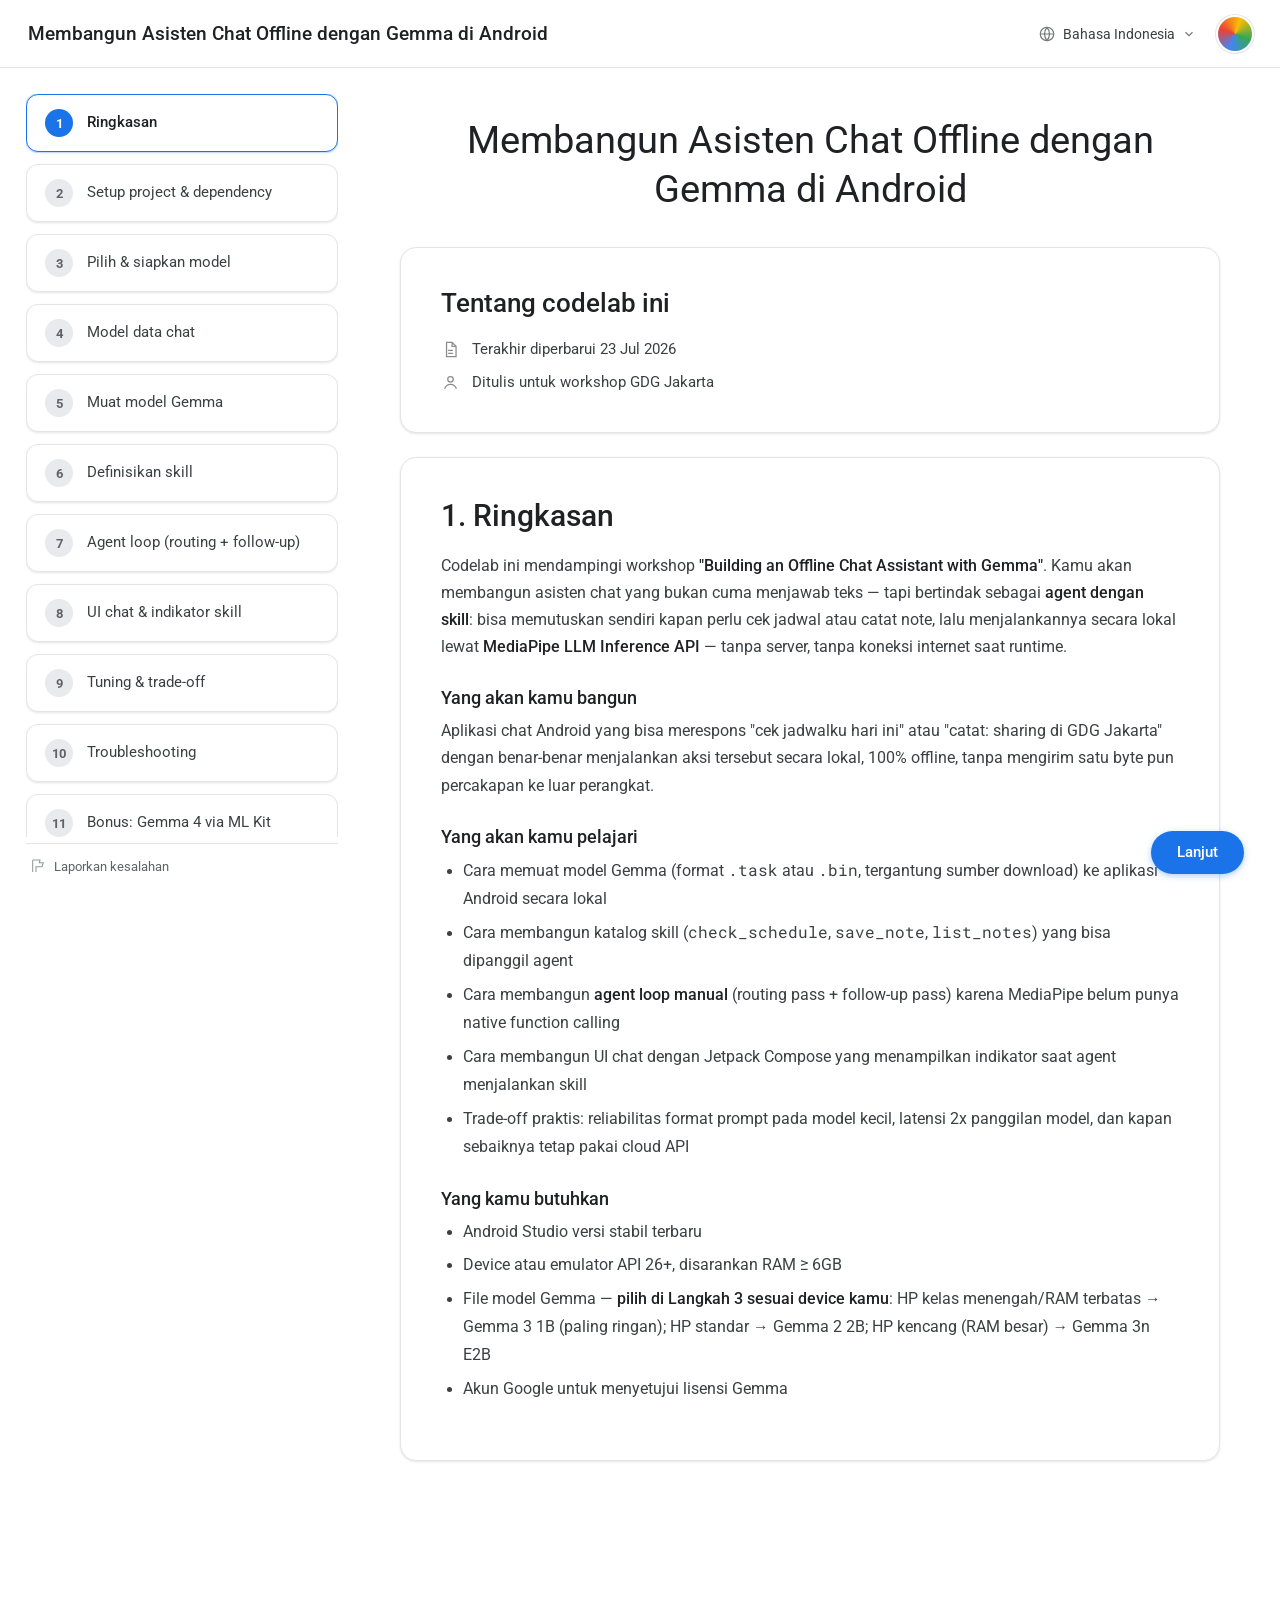
<file: workshop/index.html>
<!DOCTYPE html>
<html lang="id">
<head>
<meta charset="UTF-8">
<meta name="viewport" content="width=device-width, initial-scale=1.0">
<title>Membangun Asisten Chat Offline dengan Gemma di Android</title>
<link rel="preconnect" href="https://fonts.googleapis.com">
<link href="https://fonts.googleapis.com/css2?family=Google+Sans:wght@400;500;700&family=Roboto:wght@400;500;700&family=Roboto+Mono:wght@400;500&display=swap" rel="stylesheet">
<style>
  :root{
    --page-bg:#FFFFFF;
    --ink:#202124;
    --body-text:#3C4043;
    --muted:#5F6368;
    --border:#E3E5E8;
    --shadow:0 1px 2px rgba(60,64,67,.08), 0 1px 3px rgba(60,64,67,.06);
    --blue:#1A73E8;
    --blue-dark:#1557B0;
    --gray-fill:#E8EAED;
    --green-bg:#E6F4EA;
    --green-border:#B7DFC0;
    --green-text:#0D652D;
    --yellow-bg:#FEF7E0;
    --yellow-border:#F6D680;
    --yellow-text:#7A5B00;
    --code-bg:#1F2430;
    --code-text:#E6E9EF;
  }
  *{box-sizing:border-box;}
  html,body{margin:0;padding:0;}
  body{
    background:var(--page-bg);
    color:var(--body-text);
    font-family:'Roboto',sans-serif;
    -webkit-font-smoothing:antialiased;
  }
  h1,h2,h3,.gsans{font-family:'Google Sans','Roboto',sans-serif;}
  code, pre, .mono{font-family:'Roboto Mono',monospace;}

  /* ---------- Top bar ---------- */
  .topbar{
    height:68px; display:flex; align-items:center; justify-content:space-between;
    padding:0 28px; border-bottom:1px solid var(--border);
    position:sticky; top:0; background:#fff; z-index:40;
  }
  .topbar-title{font-size:19px; font-weight:500; color:var(--ink); font-family:'Google Sans','Roboto',sans-serif;}
  .topbar-right{display:flex; align-items:center; gap:22px;}
  .lang-select{
    display:flex; align-items:center; gap:7px;
    font-size:14px; color:var(--body-text); cursor:pointer;
  }
  .lang-select svg{width:18px; height:18px; opacity:.7;}
  .avatar{
    width:34px; height:34px; border-radius:50%; flex-shrink:0;
    background:conic-gradient(from 200deg, #4285F4, #EA4335, #FBBC05, #34A853, #4285F4);
    box-shadow:0 0 0 2px #fff, 0 0 0 3px var(--border);
  }

  /* ---------- Shell ---------- */
  .shell{display:flex; align-items:flex-start;}

  /* ---------- Sidebar ---------- */
  .sidebar{
    width:360px; flex-shrink:0; padding:26px 22px 22px 26px;
    position:sticky; top:68px; height:calc(100vh - 68px);
    display:flex; flex-direction:column;
  }
  .steps-list{list-style:none; margin:0; padding:0; overflow-y:auto; flex:1;}
  .step-card{
    background:#fff; border:1px solid var(--border); border-radius:12px;
    box-shadow:var(--shadow);
    margin-bottom:12px; cursor:pointer;
    transition:border-color .15s ease, box-shadow .15s ease;
  }
  .step-card:hover{border-color:#C7CDD3;}
  .step-card.active{border-color:var(--blue); box-shadow:0 1px 3px rgba(26,115,232,.18), 0 0 0 1px rgba(26,115,232,.15);}
  .step-card button{
    all:unset; display:flex; align-items:center; gap:14px;
    width:100%; padding:14px 18px; cursor:pointer;
  }
  .step-num{
    width:28px; height:28px; border-radius:50%; flex-shrink:0;
    display:flex; align-items:center; justify-content:center;
    font-size:13px; font-weight:700; font-family:'Google Sans','Roboto',sans-serif;
    background:var(--gray-fill); color:var(--muted);
  }
  .step-card.active .step-num{background:var(--blue); color:#fff;}
  .step-card.done .step-num{background:#CFE8D8; color:var(--green-text);}
  .step-label{font-size:14.5px; color:var(--body-text); line-height:1.35;}
  .step-card.active .step-label{color:var(--ink); font-weight:500;}

  .report-mistake{
    display:flex; align-items:center; gap:8px;
    font-size:13px; color:var(--muted); padding:14px 4px 4px 4px;
    border-top:1px solid var(--border); margin-top:6px;
  }
  .report-mistake svg{width:16px; height:16px; opacity:.65;}

  /* ---------- Main content ---------- */
  .main{flex:1; min-width:0; padding:40px 40px 140px 20px; display:flex; justify-content:center;}
  .content-col{width:100%; max-width:820px;}

  .page-title{
    font-size:38px; font-weight:400; color:var(--ink);
    text-align:center; line-height:1.3; margin:8px 0 32px 0;
    font-family:'Google Sans','Roboto',sans-serif;
  }

  .card{
    background:#fff; border:1px solid var(--border); border-radius:16px;
    box-shadow:var(--shadow); padding:40px; margin-bottom:24px;
  }
  .meta-row{display:flex; align-items:center; gap:12px; font-size:15px; color:var(--body-text); margin-bottom:14px;}
  .meta-row:last-child{margin-bottom:0;}
  .meta-row svg{width:19px; height:19px; opacity:.6; flex-shrink:0;}
  .card h2.about-title{font-size:26px; font-weight:500; margin:0 0 22px 0; color:var(--ink);}

  .step-heading{font-size:30px; font-weight:500; color:var(--ink); margin:0 0 20px 0;}
  .card h3{font-size:18px; font-weight:500; margin:26px 0 10px 0; color:var(--ink);}
  .card p{font-size:15.5px; line-height:1.75; color:var(--body-text); margin:0 0 16px 0;}
  .card ul, .card ol{font-size:15.5px; line-height:1.8; color:var(--body-text); padding-left:22px; margin:0 0 16px 0;}
  .card li{margin-bottom:6px;}
  .card strong{color:var(--ink); font-weight:500;}
  .card table{width:100%; border-collapse:collapse; margin:8px 0 20px 0; font-size:14.5px;}
  .card table td{padding:10px 12px; border-bottom:1px solid var(--border); vertical-align:top;}

  .callout{
    border-radius:10px; padding:18px 22px; margin:18px 0 20px 0;
    font-size:14.5px; line-height:1.7; border:1px solid;
  }
  .callout.tip{background:var(--green-bg); border-color:var(--green-border); color:var(--green-text);}
  .callout.warn{background:var(--yellow-bg); border-color:var(--yellow-border); color:var(--yellow-text);}
  .callout a{color:inherit; font-weight:600;}
  .callout strong{color:inherit;}

  .code-file{margin:18px 0 20px 0; border-radius:10px; overflow:hidden; background:var(--code-bg);}
  .code-file-head{
    display:flex; align-items:center; justify-content:space-between;
    padding:9px 14px; background:#272C38; font-size:12px; color:#9BA3B4;
    font-family:'Roboto Mono',monospace;
  }
  .copy-btn{
    all:unset; cursor:pointer; font-size:11.5px; color:#C7CED4;
    padding:4px 10px; border-radius:6px; background:#333A47;
    font-family:'Roboto',sans-serif;
  }
  .copy-btn:hover{background:#3F4756;}
  .copy-btn.copied{background:#1E8E3E; color:#fff;}
  .code-file pre{margin:0; padding:16px 18px; overflow-x:auto;}
  .code-file code{color:var(--code-text); font-size:13px; line-height:1.6; white-space:pre;}

  /* ---------- Floating nav buttons ---------- */
  .float-nav{
    position:fixed; bottom:26px; right:36px; display:flex; gap:12px; z-index:45;
  }
  .btn{
    all:unset; cursor:pointer; font-family:'Google Sans','Roboto',sans-serif;
    font-size:14.5px; font-weight:500; padding:12px 26px; border-radius:24px;
    display:flex; align-items:center; gap:6px;
  }
  .btn.primary{background:var(--blue); color:#fff; box-shadow:0 2px 6px rgba(26,115,232,.35);}
  .btn.primary:hover{background:var(--blue-dark);}
  .btn.ghost{background:#fff; color:var(--body-text); border:1px solid var(--border);}
  .btn.ghost:hover{border-color:#C7CDD3;}
  .btn:disabled{opacity:0; pointer-events:none;}

  @media (max-width:900px){
    .sidebar{display:none;}
    .main{padding:28px 20px 130px 20px;}
    .page-title{font-size:28px;}
    .card{padding:26px;}
  }
</style>
</head>
<body>

<div class="topbar">
  <div class="topbar-title">Membangun Asisten Chat Offline dengan Gemma di Android</div>
  <div class="topbar-right">
    <div class="lang-select">
      <svg viewBox="0 0 24 24" fill="none" stroke="currentColor" stroke-width="1.6"><circle cx="12" cy="12" r="9"/><path d="M3 12h18M12 3a14 14 0 0 1 0 18M12 3a14 14 0 0 0 0 18"/></svg>
      <span>Bahasa Indonesia</span>
      <svg viewBox="0 0 24 24" fill="none" stroke="currentColor" stroke-width="2" style="width:14px;height:14px;"><path d="M6 9l6 6 6-6"/></svg>
    </div>
    <div class="avatar"></div>
  </div>
</div>

<div class="shell">
  <aside class="sidebar">
    <ul class="steps-list" id="stepsNav"></ul>
    <div class="report-mistake">
      <svg viewBox="0 0 24 24" fill="none" stroke="currentColor" stroke-width="1.6"><path d="M4 21V4a1 1 0 0 1 1-1h10l-1 4h6l-2 6H9v8"/></svg>
      Laporkan kesalahan
    </div>
  </aside>

  <main class="main">
    <div class="content-col" id="content"></div>
  </main>
</div>

<div class="float-nav">
  <button class="btn ghost" id="backBtn" onclick="goTo(current-1)">Kembali</button>
  <button class="btn primary" id="nextBtn" onclick="goTo(current+1)">Lanjut</button>
</div>

<script>
const ICON_DOC = `<svg viewBox="0 0 24 24" fill="none" stroke="currentColor" stroke-width="1.6"><path d="M7 3h7l5 5v13H7z"/><path d="M14 3v5h5"/><path d="M9 13h6M9 17h6"/></svg>`;
const ICON_PERSON = `<svg viewBox="0 0 24 24" fill="none" stroke="currentColor" stroke-width="1.6"><circle cx="12" cy="8" r="3.5"/><path d="M4.5 20c1.5-4 5-5.5 7.5-5.5s6 1.5 7.5 5.5"/></svg>`;

const STEPS = [
{
  id:"overview", name:"Ringkasan",
  aboutCard:true,
  heading:"1. Ringkasan",
  body:`
    <p>Codelab ini mendampingi workshop <strong>"Building an Offline Chat Assistant with Gemma"</strong>. Kamu akan membangun asisten chat yang bukan cuma menjawab teks &mdash; tapi bertindak sebagai <strong>agent dengan skill</strong>: bisa memutuskan sendiri kapan perlu cek jadwal atau catat note, lalu menjalankannya secara lokal lewat <strong>MediaPipe LLM Inference API</strong> &mdash; tanpa server, tanpa koneksi internet saat runtime.</p>

    <h3>Yang akan kamu bangun</h3>
    <p>Aplikasi chat Android yang bisa merespons "cek jadwalku hari ini" atau "catat: sharing di GDG Jakarta" dengan benar-benar menjalankan aksi tersebut secara lokal, 100% offline, tanpa mengirim satu byte pun percakapan ke luar perangkat.</p>

    <h3>Yang akan kamu pelajari</h3>
    <ul>
      <li>Cara memuat model Gemma (format <code>.task</code> atau <code>.bin</code>, tergantung sumber download) ke aplikasi Android secara lokal</li>
      <li>Cara membangun katalog skill (<code>check_schedule</code>, <code>save_note</code>, <code>list_notes</code>) yang bisa dipanggil agent</li>
      <li>Cara membangun <strong>agent loop manual</strong> (routing pass + follow-up pass) karena MediaPipe belum punya native function calling</li>
      <li>Cara membangun UI chat dengan Jetpack Compose yang menampilkan indikator saat agent menjalankan skill</li>
      <li>Trade-off praktis: reliabilitas format prompt pada model kecil, latensi 2x panggilan model, dan kapan sebaiknya tetap pakai cloud API</li>
    </ul>

    <h3>Yang kamu butuhkan</h3>
    <ul>
      <li>Android Studio versi stabil terbaru</li>
      <li>Device atau emulator API 26+, disarankan RAM &ge; 6GB</li>
      <li>File model Gemma &mdash; <strong>pilih di Langkah 3 sesuai device kamu</strong>: HP kelas menengah/RAM terbatas &rarr; Gemma 3 1B (paling ringan); HP standar &rarr; Gemma 2 2B; HP kencang (RAM besar) &rarr; Gemma 3n E2B</li>
      <li>Akun Google untuk menyetujui lisensi Gemma</li>
    </ul>

      `
},
{
  id:"setup", name:"Setup project & dependency",
  heading:"2. Setup project & dependency",
  body:`
    <div class="callout tip"><strong>Mulai dari sini — clone repo &amp; checkout branch starter:</strong>
      <div class="code-file" style="margin-top:10px;">
        <pre><code>git clone https://github.com/veroanggraa/GemmaChatWorkshop.git
cd GemmaChatWorkshop
git checkout codelab-starter</code></pre>
      </div>
      Empat branch tersedia:
      <table style="margin-top:8px;">
        <tr><td><code>codelab-starter</code></td><td>🏁 <strong>Titik mulai</strong> &mdash; project dengan <strong>5 TODO</strong> untuk diisi mengikuti Langkah 4&ndash;8 codelab ini</td></tr>
        <tr><td><code>migrate-gemma3</code></td><td>✅ <strong>Solusi lengkap</strong> berjalan dengan Gemma 3 &mdash; <code>tasks-genai 0.10.27</code>, chat template &amp; sampling per-pass</td></tr>
        <tr><td><code>try-qwen-tasks-genai-0.10.27</code></td><td>🧪 Eksperimen Qwen2.5 &mdash; bukti "swap the model, keep the loop"; eksplorasi setelah selesai</td></tr>
        <tr><td><code>main</code></td><td>Versi awal (Gemma 2B, <code>tasks-genai 0.10.14</code>) &mdash; referensi historis</td></tr>
      </table>
      <strong>Macet di TODO mana pun?</strong> <code>git stash &amp;&amp; git checkout migrate-gemma3</code> untuk lihat solusinya, lalu <code>git checkout codelab-starter &amp;&amp; git stash pop</code> untuk lanjut kerja.
    </div>

    <p>Mau bangun dari nol? Buat project Android baru dengan template <strong>Empty Activity (Compose)</strong>. Untuk dependency, kita pakai <strong>Gradle Version Catalog</strong> (<code>libs.versions.toml</code>) supaya versi library terpusat di satu file &mdash; standar yang sekarang jadi default project baru di Android Studio.</p>

    <h3>Tambahkan ke katalog versi</h3>
    <p>Buka (atau buat) <code>gradle/libs.versions.toml</code> di root project, lalu tambahkan entri berikut.</p>
    <div class="code-file">
      <div class="code-file-head"><span>gradle/libs.versions.toml</span><button class="copy-btn" onclick="copyCode(this)">Salin</button></div>
      <pre><code>[versions]
coreKtx = "1.13.1"
activityCompose = "1.9.0"
composeBom = "2024.06.00"
lifecycleViewmodelCompose = "2.8.2"
mediapipeGenai = "0.10.14"
kotlinxCoroutines = "1.8.1"

[libraries]
androidx-core-ktx = { group = "androidx.core", name = "core-ktx", version.ref = "coreKtx" }
androidx-activity-compose = { group = "androidx.activity", name = "activity-compose", version.ref = "activityCompose" }
androidx-compose-bom = { group = "androidx.compose", name = "compose-bom", version.ref = "composeBom" }
androidx-compose-ui = { group = "androidx.compose.ui", name = "ui" }
androidx-compose-material3 = { group = "androidx.compose.material3", name = "material3" }
androidx-lifecycle-viewmodel-compose = { group = "androidx.lifecycle", name = "lifecycle-viewmodel-compose", version.ref = "lifecycleViewmodelCompose" }

# Inference Gemma on-device
mediapipe-tasks-genai = { group = "com.google.mediapipe", name = "tasks-genai", version.ref = "mediapipeGenai" }

# Coroutine untuk load model & generate response di background
kotlinx-coroutines-android = { group = "org.jetbrains.kotlinx", name = "kotlinx-coroutines-android", version.ref = "kotlinxCoroutines" }</code></pre>
    </div>

    <h3>Rujuk dari build.gradle.kts</h3>
    <p>Sekarang <code>app/build.gradle.kts</code> cukup memanggil alias dari katalog &mdash; tidak ada lagi string versi yang di-hardcode di sini.</p>
    <div class="code-file">
      <div class="code-file-head"><span>app/build.gradle.kts</span><button class="copy-btn" onclick="copyCode(this)">Salin</button></div>
      <pre><code>dependencies {
    implementation(libs.androidx.core.ktx)
    implementation(libs.androidx.activity.compose)
    implementation(platform(libs.androidx.compose.bom))
    implementation(libs.androidx.compose.ui)
    implementation(libs.androidx.compose.material3)
    implementation(libs.androidx.lifecycle.viewmodel.compose)

    // Inference Gemma on-device
    implementation(libs.mediapipe.tasks.genai)

    // Coroutine untuk load model & generate response di background
    implementation(libs.kotlinx.coroutines.android)
}</code></pre>
    </div>

    <p>Set juga <code>minSdk = 26</code> di blok <code>defaultConfig</code>.</p>

    <div class="callout warn"><strong>Perhatian:</strong> native library dari MediaPipe kadang memicu error "duplicate file" saat packaging. Tambahkan ini di blok <code>android { }</code>:
      <div class="code-file" style="margin-top:10px;">
        <pre><code>packaging {
    resources.excludes.add("META-INF/*")
}</code></pre>
      </div>
    </div>

    <div class="callout tip">Kalau Android Studio membuat project baru untukmu, biasanya <code>gradle/libs.versions.toml</code> sudah otomatis ada dengan beberapa entri AndroidX/Compose default &mdash; tinggal tambahkan baris <code>mediapipe-tasks-genai</code> dan <code>kotlinx-coroutines-android</code> di atas.</div>
  `
},
{
  id:"model", name:"Pilih & siapkan model",
  heading:"3. Pilih model Gemma kamu",
  body:`
    <p>Model tidak dibundel di dalam APK karena ukurannya besar dan tunduk pada lisensi Gemma. App di codelab ini <strong>mendeteksi format model secara otomatis</strong> (lewat magic bytes, bukan nama file), jadi <strong>Gemma 2 dan Gemma 3 sama-sama jalan tanpa mengubah satu baris kode pun</strong> &mdash; pilih sesuai device kamu.</p>

    <table>
      <tr><td><strong>Trek</strong></td><td><strong>Model &amp; sumber</strong></td><td><strong>Ukuran</strong></td><td><strong>Cocok untuk</strong></td></tr>
      <tr><td>🟢 <strong>Gemma 2</strong> (paling teruji)</td><td><code>gemma-2b-it-cpu-int4.bin</code> &mdash; Kaggle &rarr; Gemma &rarr; tab <strong>LiteRT</strong> &mdash; branch <code>main</code></td><td>~1.35 GB</td><td>Alternatif paling teruji; kompatibilitas paling luas</td></tr>
      <tr><td>🔵 <strong>Gemma 3</strong> (dipakai di demo)</td><td><code>gemma3-1b-it-int4.task</code> &mdash; Hugging Face &rarr; <strong>litert-community/Gemma3-1B-IT</strong> &mdash; branch <code>migrate-gemma3</code></td><td>~529 MB</td><td><strong>Default workshop</strong> &mdash; paling ringan, jalan di hampir semua HP</td></tr>
      <tr><td>🔵 <strong>Gemma 3n E2B</strong> (advanced)</td><td><code>gemma-3n-E2B-it-int4.task</code> &mdash; Hugging Face &rarr; <strong>google/gemma-3n-E2B-it-litert-preview</strong></td><td>~3.1 GB</td><td>Device kencang (butuh ~6 GB RAM saat load); mendukung input gambar</td></tr>
      <tr><td>🟣 <strong>Gemma 4</strong> (bonus track)</td><td>Lewat <strong>AICore Developer Preview + ML Kit Prompt API</strong> &mdash; jalur API berbeda, lihat langkah bonus di akhir codelab</td><td>&mdash;</td><td>Device ber-AICore; bukan jalur MediaPipe</td></tr>
    </table>

    <div class="callout tip"><strong>Bingung pilih?</strong> Ambil trek 🔵 <strong>Gemma 3 1B</strong> &mdash; itu yang dipakai di demo (branch <code>migrate-gemma3</code> adalah solusi lengkapnya), paling ringan, dan jalan di hampir semua HP. Trek 🟢 Gemma 2 tetap valid sebagai alternatif yang paling teruji. <strong>Catatan branch:</strong> <code>try-qwen-tasks-genai-0.10.27</code> bahkan membuktikan loop yang sama jalan dengan Qwen2.5 &mdash; arsitekturnya tidak menikah dengan satu model.</div>

    <h3>Trek 🟢 Gemma 2 — download</h3>
    <ol>
      <li>Buka <strong>Kaggle Models &rarr; Gemma</strong>, klik tab <strong>"LiteRT (formerly TFLite)"</strong></li>
      <li>Pilih variation <code>gemma-2b-it-cpu-int4</code> (instruction-tuned, CPU, int4)</li>
      <li>Setujui lisensi Gemma, lalu download file <code>.bin</code>-nya (~1.35 GB)</li>
    </ol>

    <h3>Trek 🔵 Gemma 3 — download (branch <code>migrate-gemma3</code>)</h3>
    <ol>
      <li>Login ke <strong>huggingface.co</strong>, buka <strong>litert-community/Gemma3-1B-IT</strong></li>
      <li>Setujui lisensi Gemma di banner atas &mdash; <strong>wajib</strong>, repo-nya <em>gated</em>. Tanpa ini unduhan gagal dengan error <code>401 GatedRepo</code></li>
      <li>Tab <strong>Files</strong> &rarr; unduh <code>gemma3-1b-it-int4.task</code> (~529 MB) &mdash; ambil yang <code>int4.task</code> <strong>biasa</strong>: varian berakhiran <code>.litertlm</code> itu untuk stack LiteRT-LM (bukan yang dipakai app ini), dan varian seperti <code>_ekv1280_sm8750</code> dikunci ke context length &amp; chipset tertentu</li>
      <li>Jangan lupa <code>git checkout migrate-gemma3</code> di project &mdash; branch ini memakai <code>tasks-genai 0.10.27</code> plus chat template &amp; sampling terpisah untuk routing vs balasan</li>
    </ol>
    <p>Untuk varian <strong>Gemma 3n E2B</strong> (advanced, ~3.1 GB): repo <strong>google/gemma-3n-E2B-it-litert-preview</strong>, file <code>.task</code> int4 &mdash; pakai branch <code>migrate-gemma3</code> juga.</p>

    <h3>Push ke device (semua trek MediaPipe)</h3>
    <p>Nama file <strong>tidak perlu diganti</strong> &mdash; app memindai folder dan mengenali formatnya sendiri.</p>
    <div class="code-file">
      <div class="code-file-head"><span>terminal</span><button class="copy-btn" onclick="copyCode(this)">Salin</button></div>
      <pre><code>adb shell mkdir -p /data/local/tmp/llm
adb push nama-file-model-kamu /data/local/tmp/llm/</code></pre>
    </div>

    <div class="callout warn"><strong>Kalau app bilang "folder kosong atau tidak terbaca":</strong> cek dulu file benar-benar ada (<code>adb shell ls -la /data/local/tmp/llm/</code>), lalu perbaiki permission kalau perlu:
      <div class="code-file" style="margin-top:10px;">
        <pre><code>adb shell chmod 755 /data/local/tmp/llm
adb shell chmod 644 /data/local/tmp/llm/nama-file-model-kamu</code></pre>
      </div>
    </div>

    <div class="callout tip">Transfer file berukuran GB lewat adb bisa memakan waktu &mdash; siapkan lebih awal. Satu folder cukup berisi <strong>satu</strong> file model saja supaya hasil deteksinya tidak ambigu.</div>
  `
},
{
  id:"datamodel", name:"Model data chat",
  heading:"4. Model data chat",
  body:`
    <div class="callout tip"><strong>Format latihan:</strong> di branch <code>codelab-starter</code>, Langkah 4&ndash;8 berikut sudah ditandai sebagai <strong>TODO 1&ndash;5</strong> di dalam kode. Cari dengan <code>TODO(</code> di Android Studio (⌘⇧F / Ctrl+Shift+F), isi sesuai penjelasan tiap langkah, dan bandingkan dengan branch <code>migrate-gemma3</code> kalau ragu.</div>

    <p>Sebelum masuk ke logika AI, siapkan dulu representasi sederhana untuk satu pesan di layar chat.</p>
    <div class="code-file">
      <div class="code-file-head"><span>ChatMessage.kt</span><button class="copy-btn" onclick="copyCode(this)">Salin</button></div>
      <pre><code>package com.example.gemmachat

data class ChatMessage(
    val text: String,
    val isFromUser: Boolean
)</code></pre>
    </div>
    <p><code>isFromUser</code> menentukan posisi dan warna bubble di UI.</p>
  `
},
{
  id:"load", name:"Muat model Gemma",
  heading:"5. Muat model Gemma",
  body:`
    <p>Buat <code>ChatViewModel</code> yang bertanggung jawab memuat model saat aplikasi dibuka.</p>
    <div class="code-file">
      <div class="code-file-head"><span>ChatViewModel.kt &mdash; bagian 1</span><button class="copy-btn" onclick="copyCode(this)">Salin</button></div>
      <pre><code>class ChatViewModel(application: Application) : AndroidViewModel(application) {

    private val modelDir = "/data/local/tmp/llm/"
    private var llmInference: LlmInference? = null

    private val _messages = MutableStateFlow&lt;List&lt;ChatMessage&gt;&gt;(emptyList())
    val messages: StateFlow&lt;List&lt;ChatMessage&gt;&gt; = _messages

    private val _isModelReady = MutableStateFlow(false)
    val isModelReady: StateFlow&lt;Boolean&gt; = _isModelReady

    init {
        viewModelScope.launch(Dispatchers.IO) {
            try {
                // Nama & ekstensi file model dari Kaggle bisa berbeda-beda (.task
                // atau .bin) — auto-detect saja, daripada hardcode satu nama/ekstensi.
                val dir = File(modelDir)
                val modelFile = dir.listFiles()?.firstOrNull {
                    it.name.endsWith(".task") || it.name.endsWith(".bin")
                }
                checkNotNull(modelFile) {
                    "Tidak ada file .task/.bin ditemukan di $modelDir (folder kosong atau tidak terbaca)"
                }

                val options = LlmInferenceOptions.builder()
                    .setModelPath(modelFile.absolutePath)
                    .setMaxTokens(512)
                    .setTopK(40)
                    .setTemperature(0.7f)
                    .build()

                llmInference = LlmInference.createFromOptions(getApplication(), options)
                _isModelReady.value = true
            } catch (e: Exception) {
                _messages.value = _messages.value + ChatMessage(
                    text = "Gagal memuat model: ${'$'}{e.message}",
                    isFromUser = false
                )
            }
        }
    }
}</code></pre>
    </div>
    <div class="callout tip">Loading model butuh waktu &mdash; selalu tampilkan status loading di UI, jangan biarkan pengguna mengira aplikasi hang.</div>
  `
},
{
  id:"skills", name:"Definisikan skill",
  heading:"6. Definisikan skill agent",
  body:`
    <p>Sebelum bikin logika agent-nya, siapkan dulu <strong>katalog skill</strong> &mdash; hal-hal konkret yang bisa dilakukan asisten ini selain sekadar ngobrol: cek jadwal, dan catat/lihat note.</p>

    <div class="code-file">
      <div class="code-file-head"><span>Skills.kt</span><button class="copy-btn" onclick="copyCode(this)">Salin</button></div>
      <pre><code>object SkillRegistry {

    private val schedule = listOf(
        "09:00 - Daily standup",
        "11:00 - Review desain UI",
        "14:00 - Workshop Gemma di Google Indonesia",
        "16:30 - Sync sama tim backend"
    )

    private val notes = mutableListOf&lt;String&gt;()

    val catalogDescription = """
        - check_schedule() -> lihat agenda hari ini
        - save_note(text) -> simpan catatan baru
        - list_notes() -> lihat semua catatan yang sudah disimpan
    """.trimIndent()

    fun execute(skillName: String, rawArgs: String): String {
        return when (skillName.trim()) {
            "check_schedule" -> schedule.joinToString("\\n")
            "save_note" -> {
                val text = rawArgs.trim().trim('"')
                if (text.isBlank()) "Gagal: teks catatan kosong."
                else { notes.add(text); "Catatan berhasil disimpan: \\"$text\\"" }
            }
            "list_notes" ->
                if (notes.isEmpty()) "Belum ada catatan yang tersimpan."
                else notes.mapIndexed { i, n -> "${'$'}{i + 1}. $n" }.joinToString("\\n")
            else -> "Skill '$skillName' tidak dikenali."
        }
    }
}</code></pre>
    </div>

    <div class="callout tip">Data di sini sengaja <strong>mock &amp; in-memory</strong> (jadwal hardcoded, note hilang saat app restart). Integrasi ke <code>CalendarContract</code> API atau penyimpanan persisten (DataStore/Room) cocok jadi "tantangan lanjutan untuk kamu".</div>
  `
},
{
  id:"agentloop", name:"Agent loop (routing + follow-up)",
  heading:"7. Bangun agent loop",
  body:`
    <p>Ini bagian intinya: MediaPipe LLM Inference API <strong>belum punya native function calling</strong>, jadi kita bangun pola manual mirip ReAct &mdash; ditegakkan murni lewat prompt, bukan API resmi.</p>

    <h3>Alurnya</h3>
    <ol>
      <li><strong>Routing pass</strong> &mdash; model diberi tahu daftar skill, diminta balas dengan format baku <code>ACTION: nama_skill(argumen)</code> kalau perlu skill, atau jawaban langsung kalau tidak.</li>
      <li>Kalau balasan cocok pola <code>ACTION: ...</code>, app menjalankan skill itu secara lokal.</li>
      <li><strong>Follow-up pass</strong> &mdash; hasil mentah skill dikirim balik ke model supaya disusun jadi jawaban natural.</li>
    </ol>

    <div class="code-file">
      <div class="code-file-head"><span>ChatViewModel.kt &mdash; agent loop</span><button class="copy-btn" onclick="copyCode(this)">Salin</button></div>
      <pre><code>private val actionRegex = Regex("""ACTION:\\s*(\\w+)\\((.*)\\)""", RegexOption.DOT_MATCHES_ALL)

fun sendMessage(userText: String) {
    if (userText.isBlank() || _isGenerating.value) return

    _messages.value = _messages.value + ChatMessage(userText, isFromUser = true)
    _isGenerating.value = true

    viewModelScope.launch(Dispatchers.IO) {
        val routingPrompt = buildAgentPrompt(userText)
        val firstPass = (llmInference?.generateResponse(routingPrompt) ?: "Model belum siap.").trim()

        val match = actionRegex.find(firstPass)

        val finalReply: String = if (match != null) {
            val skillName = match.groupValues[1]
            val rawArgs = match.groupValues[2]

            withContext(Dispatchers.Main) {
                _messages.value = _messages.value + ChatMessage(
                    text = "🔧 Menjalankan skill: $skillName",
                    isFromUser = false,
                    isSystemAction = true
                )
            }

            val skillResult = SkillRegistry.execute(skillName, rawArgs)
            llmInference?.generateResponse(buildFollowUpPrompt(userText, skillName, skillResult))
                ?: skillResult
        } else {
            firstPass
        }

        withContext(Dispatchers.Main) {
            _messages.value = _messages.value + ChatMessage(finalReply, isFromUser = false)
            _isGenerating.value = false
        }
    }
}

private fun buildAgentPrompt(userText: String): String = """
    Kamu adalah asisten chat yang bisa menjalankan skill berikut kalau dibutuhkan:
    ${'$'}{SkillRegistry.catalogDescription}

    Format WAJIB:
    - Jika perlu menjalankan skill, balas HANYA dengan satu baris:
      ACTION: nama_skill(argumen)
    - Jika tidak perlu skill, balas langsung ke pengguna dalam 1-3 kalimat, Bahasa Indonesia santai.

    Pesan pengguna: $userText
""".trimIndent()

private fun buildFollowUpPrompt(userText: String, skillName: String, skillResult: String): String = """
    Pengguna bertanya: "$userText"
    Kamu menjalankan skill "$skillName" dan hasilnya:
    $skillResult

    Susun balasan natural ke pengguna berdasarkan hasil ini, dalam Bahasa Indonesia santai, 1-4 kalimat.
""".trimIndent()</code></pre>
    </div>

    <div class="callout warn"><strong>Penting:</strong> karena format <code>ACTION: ...</code> cuma konvensi prompt (bukan API resmi), model kecil terkuantisasi tidak selalu 100% konsisten mengikutinya. Regex parsing di atas sengaja dibuat sederhana &amp; toleran. Setiap turn yang memanggil skill juga otomatis 2x lebih lambat karena butuh 2 kali panggilan model.</div>
  `
},
{
  id:"ui", name:"UI chat & indikator skill",
  heading:"8. UI chat & indikator skill",
  body:`
    <p>Hubungkan <code>ChatViewModel</code> ke tampilan, dan tambahkan bubble kecil yang menandakan agent sedang menjalankan skill &mdash; supaya audiens bisa <em>lihat</em> agent-nya "bertindak", bukan cuma "ngobrol".</p>

    <div class="code-file">
      <div class="code-file-head"><span>MainActivity.kt &mdash; ChatBubble()</span><button class="copy-btn" onclick="copyCode(this)">Salin</button></div>
      <pre><code>@Composable
fun ChatBubble(message: ChatMessage) {
    if (message.isSystemAction) {
        Box(modifier = Modifier.fillMaxWidth(), contentAlignment = Alignment.Center) {
            Surface(color = Color(0xFFEDE7F6), shape = MaterialTheme.shapes.extraLarge) {
                Text(
                    text = message.text,
                    fontSize = 12.sp,
                    color = Color(0xFF5E35B1),
                    modifier = Modifier.padding(horizontal = 14.dp, vertical = 6.dp)
                )
            }
        }
        return
    }

    val bubbleColor = if (message.isFromUser) Color(0xFFDCF8C6) else Color(0xFFF1F0F0)
    val alignment = if (message.isFromUser) Alignment.CenterEnd else Alignment.CenterStart

    Box(modifier = Modifier.fillMaxWidth(), contentAlignment = alignment) {
        Surface(color = bubbleColor, shape = MaterialTheme.shapes.medium) {
            Text(
                text = message.text.ifBlank { "…" },
                modifier = Modifier.padding(horizontal = 12.dp, vertical = 8.dp)
            )
        }
    }
}</code></pre>
    </div>

    <div class="callout tip"><strong>Checkpoint:</strong> jalankan aplikasi, coba ketik "cek jadwalku hari ini" lalu "catat: sharing di GDG Jakarta" &mdash; keduanya harus jalan tanpa internet sama sekali.</div>
  `
},
{
  id:"tuning", name:"Tuning & trade-off",
  heading:"9. Tuning & trade-off",
  body:`
    <p>Beberapa trade-off yang menentukan pengalaman pengguna di device nyata.</p>
    <table>
      <tr><td><strong>Ukuran model (2B vs 4B)</strong></td><td>Lebih besar &rarr; jawaban lebih baik, tapi lebih lambat & butuh RAM lebih besar</td></tr>
      <tr><td><strong>Kuantisasi (int4 vs int8)</strong></td><td>int4 lebih kecil & cepat, sedikit mengorbankan kualitas jawaban</td></tr>
      <tr><td><strong>Cold start</strong></td><td>Waktu load model saat <code>init{}</code> bisa terasa &mdash; tampilkan status loading</td></tr>
      <tr><td><strong>Panjang konteks</strong></td><td>Riwayat chat panjang memperlambat generate & menghabiskan token budget</td></tr>
    </table>
    <div class="callout tip"><strong>Kapan tetap pakai cloud API?</strong> Untuk konteks sangat panjang atau akurasi tinggi, cloud API masih lebih cocok. On-device unggul di privasi, offline-first, dan latensi rendah.</div>

    <div class="callout tip"><strong>Ke mana arahnya?</strong> Gemma 4 (dirilis April 2026) sudah punya <em>native tool-calling support</em> &mdash; pola <code>ACTION: ...</code> manual yang baru saja kamu bangun bisa jadi digantikan native function calling di masa depan. Google juga mendorong <strong>ML Kit GenAI Prompt API + AICore</strong> sebagai jalur baru untuk on-device inference. Workshop ini sengaja tetap pakai MediaPipe + Gemma 2B karena jalan di dalam app sendiri (tidak tergantung dukungan AICore di device tertentu) dan lebih matang untuk demo hari ini &mdash; tapi konsep agent+skill yang kamu pelajari tetap relevan ke arah itu.</div>
  `
},
{
  id:"troubleshoot", name:"Troubleshooting",
  heading:"10. Troubleshooting",
  body:`
    <h3>Model gagal dimuat</h3>
    <ul>
      <li>Cek ulang path di <code>modelPath</code></li>
      <li>Pastikan device punya cukup ruang & RAM</li>
    </ul>
    <h3>Error "duplicate file" saat build</h3>
    <ul><li>Tambahkan <code>packaging { resources.excludes.add("META-INF/*") }</code></li></ul>
    <h3>Aplikasi terasa lambat</h3>
    <ul>
      <li>Coba varian model lebih kecil / kuantisasi lebih agresif</li>
      <li>Pastikan generate dijalankan di <code>Dispatchers.IO</code></li>
    </ul>
    <div class="callout warn">Selalu tes di device fisik sebelum demo penting &mdash; performa emulator sering tidak mewakili device asli.</div>
  `
},
{
  id:"gemma4", name:"Bonus: Gemma 4 via ML Kit",
  heading:"11. Bonus track — Gemma 4 on-device via ML Kit",
  body:`
    <p><strong>Gemma 4 tidak lewat jalur MediaPipe</strong> yang kita pakai di codelab ini &mdash; jalur resminya on-device adalah <strong>AICore Developer Preview + ML Kit GenAI Prompt API</strong>. Model tidak di-push manual: AICore yang mengelola download &amp; update-nya di device.</p>

    <h3>Prasyarat (beda dari trek MediaPipe)</h3>
    <ul>
      <li>Device dengan dukungan <strong>AICore</strong> (flagship generasi terbaru; device lain fallback CPU yang tidak merepresentasikan performa final)</li>
      <li>Opt-in ke <strong>AICore Developer Preview</strong> di developers.google.com/ml-kit/genai/aicore-dev-preview</li>
      <li>Tidak punya device AICore? Coba modelnya lewat app <strong>Google AI Edge Gallery</strong> (Play Store) tanpa menulis kode</li>
    </ul>

    <h3>Kode inti</h3>
    <p>Perhatikan betapa berbedanya dengan MediaPipe: tidak ada path file model, tidak ada adb push &mdash; cukup pilih release track &amp; preferensi ukuran (E2B cepat / E4B reasoning lebih dalam).</p>
    <div class="code-file">
      <div class="code-file-head"><span>Gemma4Engine.kt &mdash; ML Kit Prompt API</span><button class="copy-btn" onclick="copyCode(this)">Salin</button></div>
      <pre><code>// Konfigurasi: target model preview (Gemma 4)
val previewConfig = generationConfig {
    modelConfig = ModelConfig {
        releaseTrack = ModelReleaseTrack.PREVIEW
        preference = ModelPreference.FULL   // E4B; pakai FAST untuk E2B (3x lebih cepat)
    }
}

val model = GenerativeModel.getClient(previewConfig)

// Selalu cek ketersediaan dulu — model diunduh & dikelola AICore, bukan kamu
if (model.checkStatus() == FeatureStatus.AVAILABLE) {
    val response = model.generateContent(prompt)
} else {
    // Device belum AICore-ready / model belum terunduh — tampilkan pesan ramah
}</code></pre>
    </div>

    <h3>Kenapa ini menarik untuk arsitektur agent kita</h3>
    <ul>
      <li>Gemma 4 punya <strong>native tool calling</strong> &mdash; dan selama preview, dukungan tool calling, structured output, system prompt, &amp; thinking mode dijanjikan hadir di Prompt API. Protokol <code>ACTION:</code> manual yang kamu bangun di codelab ini nantinya bisa digantikan API resmi.</li>
      <li>Kode yang ditulis untuk Gemma 4 hari ini <strong>otomatis jalan di Gemini Nano 4</strong> pada device flagship yang rilis akhir tahun &mdash; hingga 4x lebih cepat, 60% lebih hemat baterai.</li>
    </ul>

    <div class="callout warn"><strong>Status: Developer Preview.</strong> API bisa berubah, dukungan device terbatas, dan performa CPU fallback bukan gambaran final. Cocok untuk eksplorasi setelah workshop &mdash; bukan pengganti trek MediaPipe untuk demo hari ini.</div>
  `
},
{
  id:"done", name:"Selesai",
  heading:"12. Selesai",
  body:`
    <p>Kamu baru saja membangun aplikasi Android yang menjalankan model bahasa langsung di perangkat, tanpa server dan tanpa koneksi internet.</p>
    <h3>Tantangan lanjutan (opsional)</h3>
    <ul>
      <li>Upgrade follow-up pass ke <code>generateResponseAsync()</code> supaya balasan terasa "mengetik" (streaming)</li>
      <li>Tambah skill baru, misalnya <code>delete_note(index)</code> atau <code>set_reminder(text, time)</code></li>
      <li>Ganti <code>schedule</code> mock dengan data asli dari <code>CalendarContract</code> API</li>
      <li>Persisten-kan notes lewat DataStore/Room supaya tidak hilang saat app di-restart</li>
      <li>Coba model non-Gemma &mdash; branch <code>try-qwen-tasks-genai-0.10.27</code> di repo menyimpan riwayat lengkap eksperimen Qwen (chat template + tuning sampling): bukti nyata "swap the model file, keep the loop"</li>
      <li>Kirim ulang riwayat percakapan agar Gemma "ingat" konteks antar-turn</li>
      <li>Jelajahi branch <code>try-qwen-tasks-genai-0.10.27</code> &mdash; ganti model ke Qwen2.5 dan lihat apa saja yang perlu (dan tidak perlu) berubah</li>
    </ul>
    <div class="callout tip">Selamat, codelab selesai! Fondasi ini bisa dikembangkan ke banyak use case lain: ringkasan catatan, moderasi konten, hingga asisten produktivitas.</div>
  `
}
];

let current = 0;

function renderNav(){
  const nav = document.getElementById('stepsNav');
  nav.innerHTML = STEPS.map((s,i)=>`
    <li class="step-card ${i===current?'active':''} ${i<current?'done':''}">
      <button onclick="goTo(${i})">
        <span class="step-num">${i+1}</span>
        <span class="step-label">${s.name}</span>
      </button>
    </li>`).join('');
}

function renderContent(){
  const el = document.getElementById('content');
  const s = STEPS[current];
  let html = `<h1 class="page-title">Membangun Asisten Chat Offline dengan Gemma di Android</h1>`;

  if(s.aboutCard){
    html += `
    <div class="card">
      <h2 class="about-title">Tentang codelab ini</h2>
      <div class="meta-row">${ICON_DOC}<span>Terakhir diperbarui 23 Jul 2026</span></div>
      <div class="meta-row">${ICON_PERSON}<span>Ditulis untuk workshop GDG Jakarta</span></div>
    </div>`;
  }

  html += `<div class="card"><h1 class="step-heading">${s.heading}</h1>${s.body}</div>`;
  el.innerHTML = html;

  document.getElementById('backBtn').disabled = current===0;
  document.getElementById('nextBtn').textContent = current===STEPS.length-1 ? 'Selesai' : 'Lanjut';
  document.getElementById('nextBtn').disabled = current===STEPS.length-1;
}

function goTo(i){
  if(i<0 || i>=STEPS.length) return;
  current = i;
  renderNav();
  renderContent();
  window.scrollTo({top:0, behavior:'smooth'});
}

function copyCode(btn){
  const codeEl = btn.closest('.code-file').querySelector('code');
  navigator.clipboard.writeText(codeEl.innerText).then(()=>{
    const original = btn.textContent;
    btn.textContent = 'Tersalin';
    btn.classList.add('copied');
    setTimeout(()=>{ btn.textContent = original; btn.classList.remove('copied'); }, 1500);
  });
}

renderNav();
renderContent();
</script>
</body>
</html>
</file>
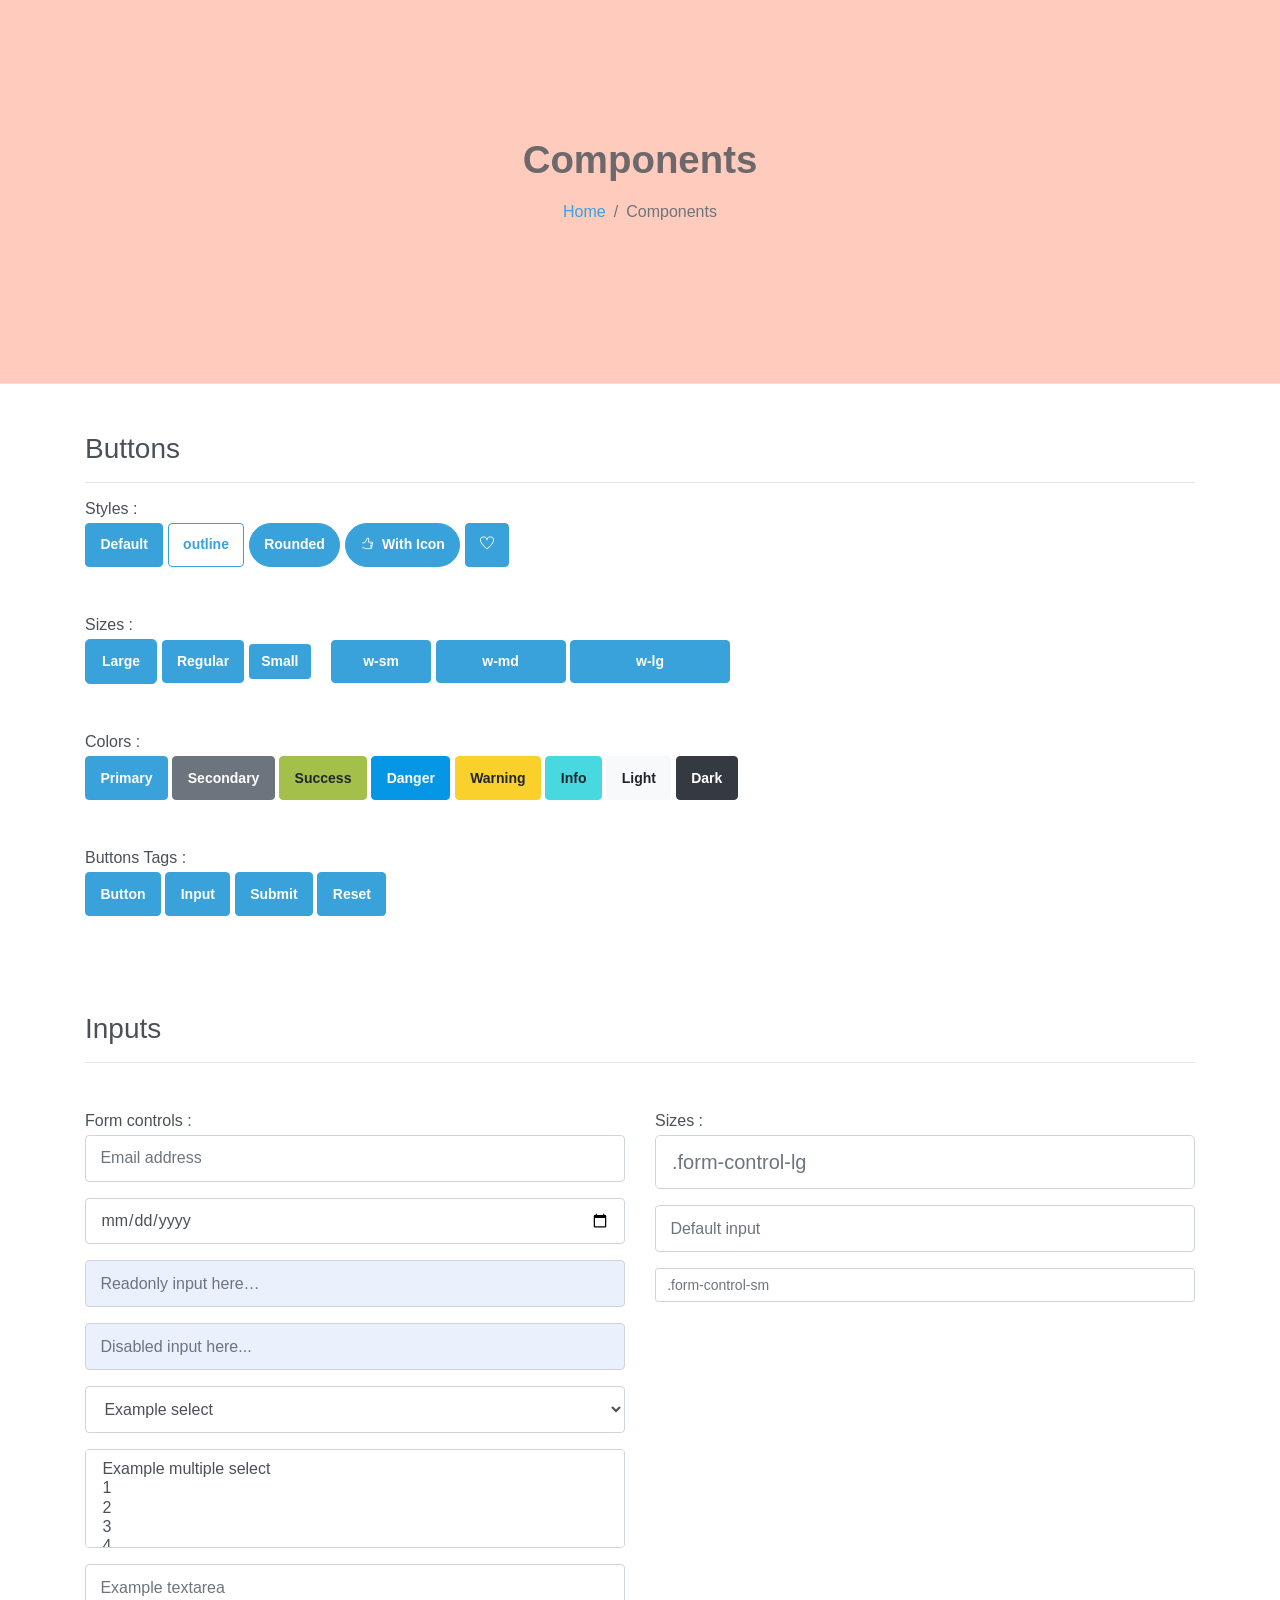
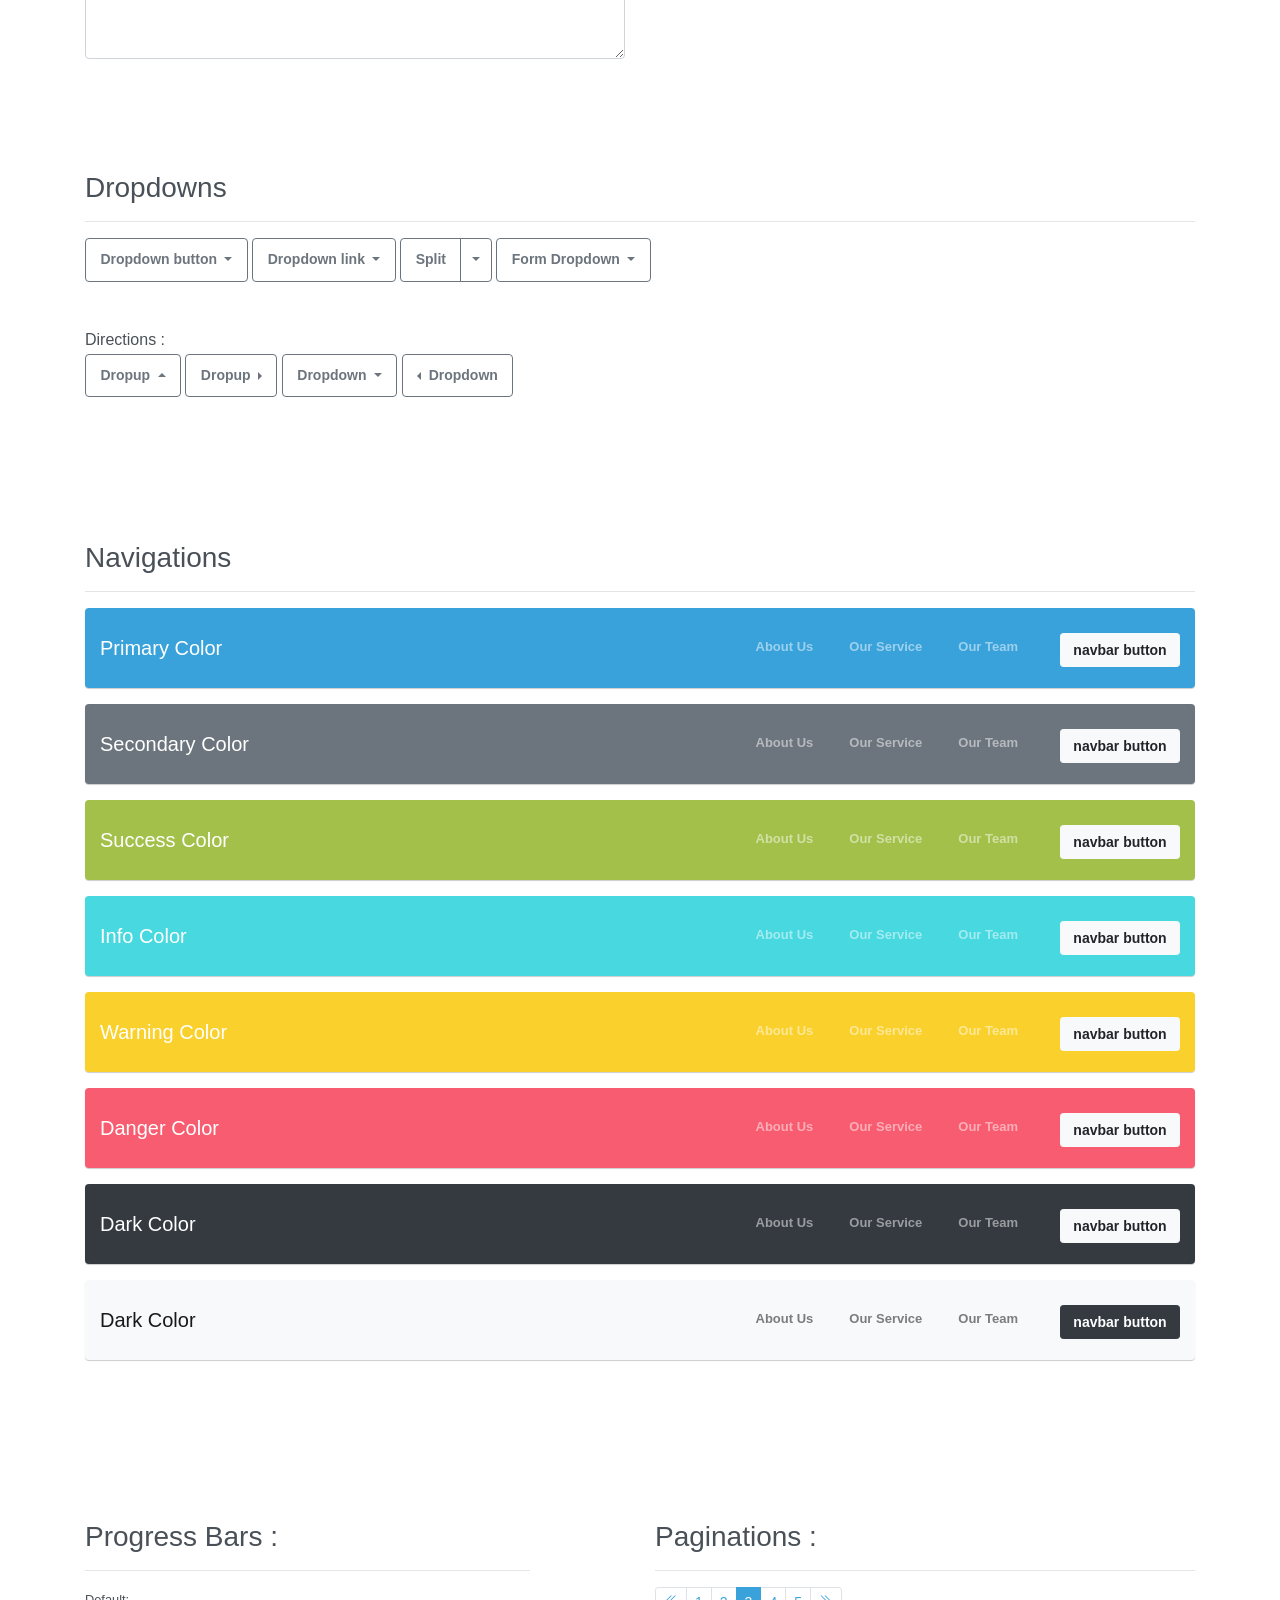
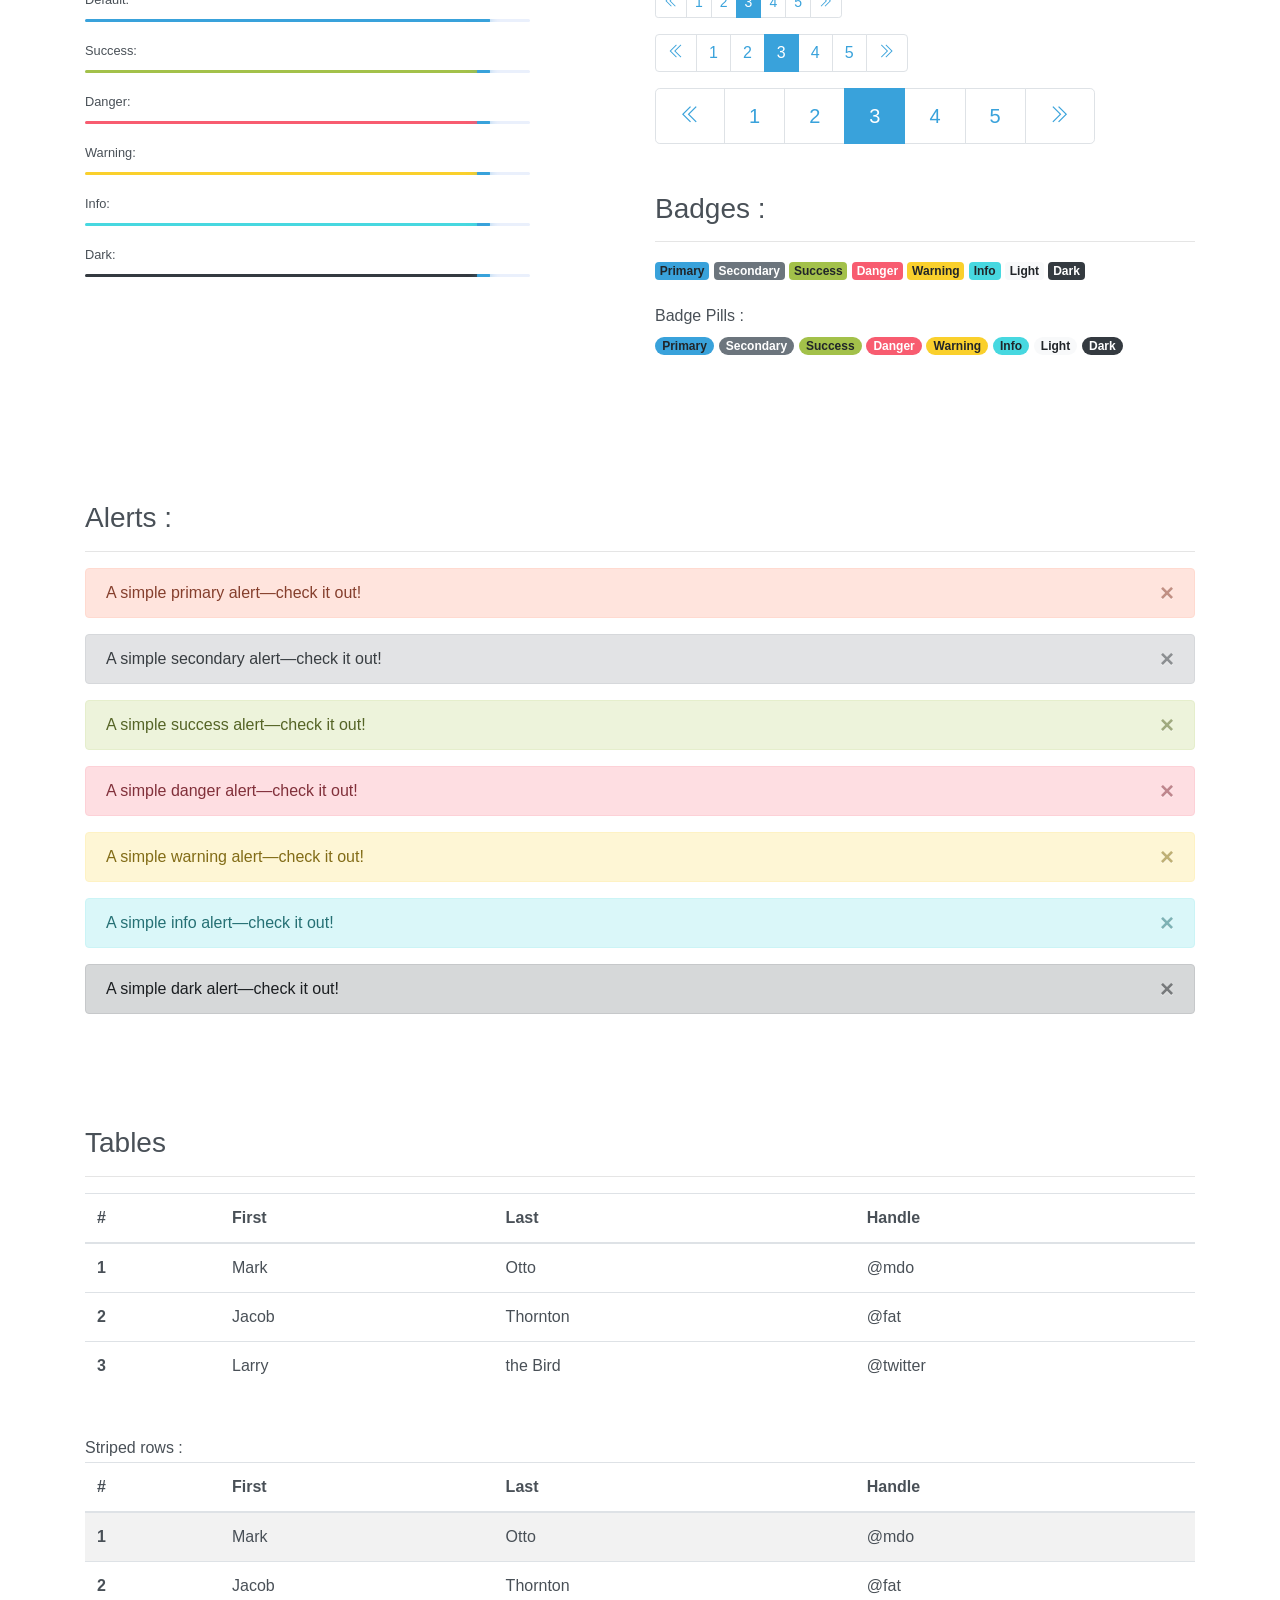
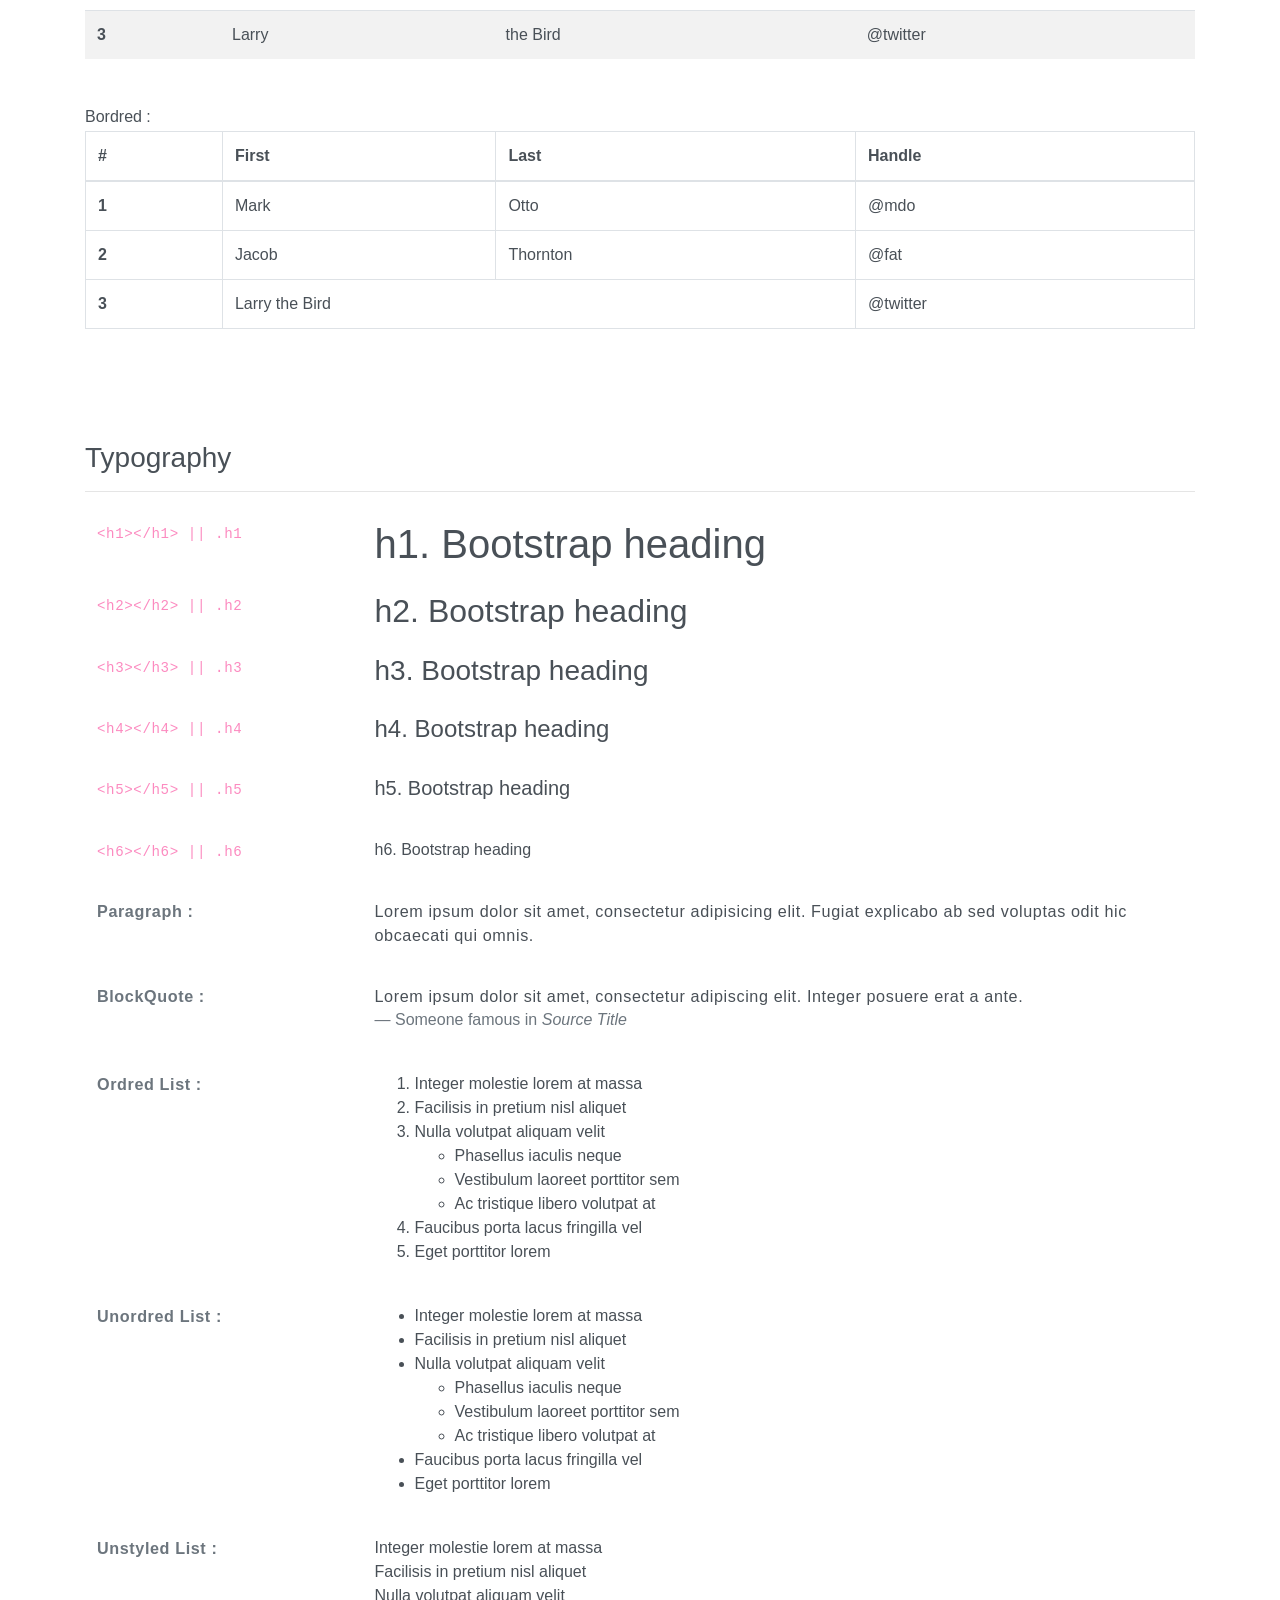
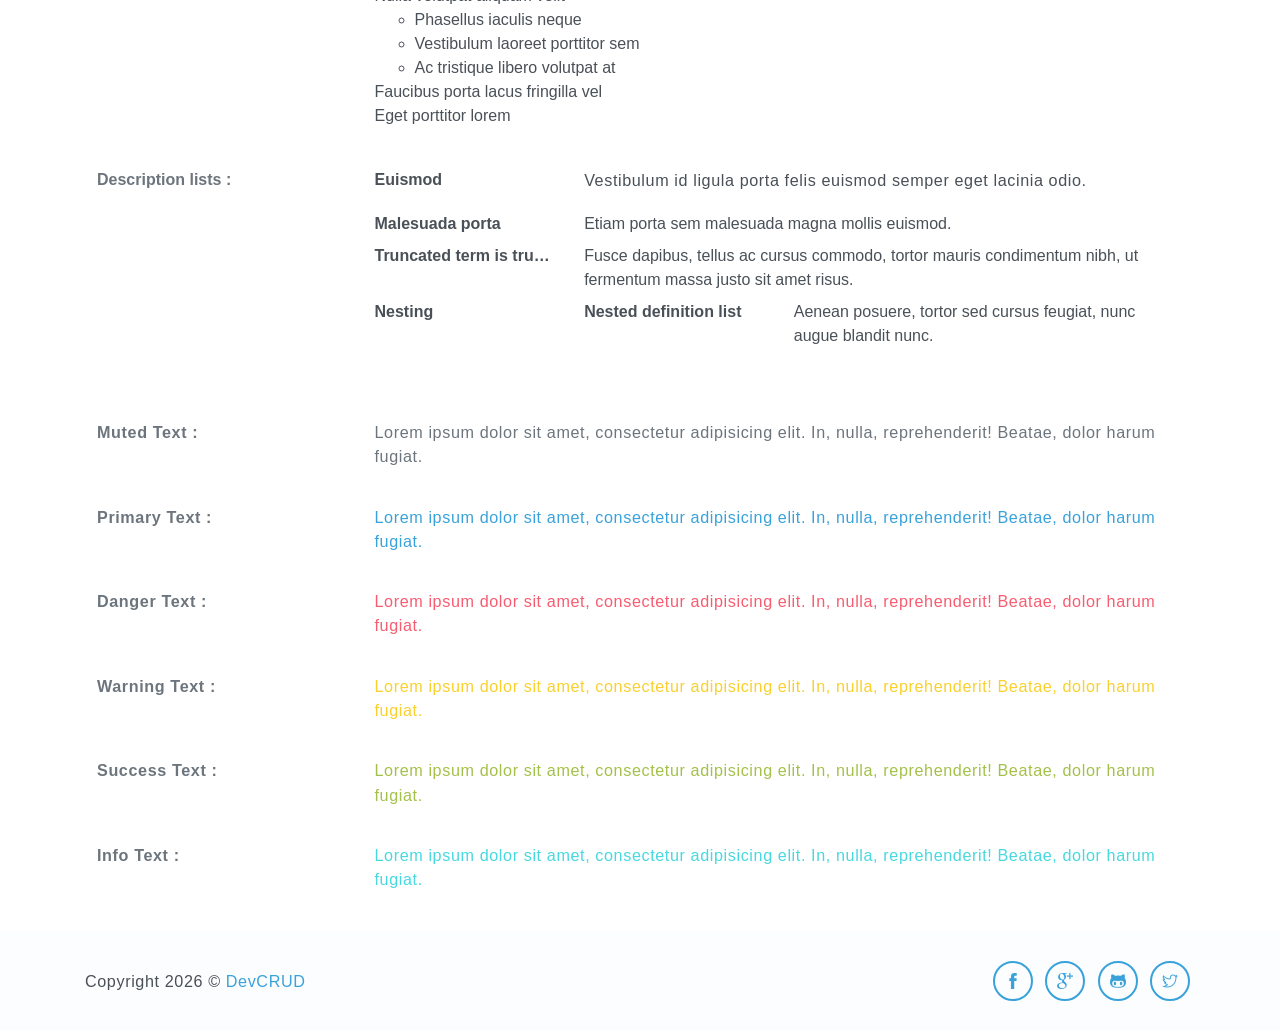
<file: components.html>
<!DOCTYPE html>
<html lang="en">
<head>
   <meta charset="utf-8">
   <meta name="viewport" content="width=device-width, initial-scale=1, shrink-to-fit=no">
   <meta name="description" content="Start your development with Steller landing page.">
   <meta name="author" content="Devcrud">
   <title>Steller | Components</title>
   <!-- font icons -->
   <link rel="stylesheet" href="assets/vendors/themify-icons/css/themify-icons.css">
   <!-- Bootstrap + Steller  -->
   <link rel="stylesheet" href="assets/css/steller.css">
</head>
<body>

   <!-- Page Header -->
   <header class="header header-mini"> 
      <div class="header-title">Components</div> 
      <nav aria-label="breadcrumb">
         <ol class="breadcrumb">
            <li class="breadcrumb-item"><a href="/">Home</a></li>
            <li class="breadcrumb-item active" aria-current="page">Components</li>
         </ol>
      </nav>
   </header> <!-- End Of Page Header -->

   <!-- main content -->
   <div class="container">

      <!-- Buttons -->
      <h3 class="mt-5">Buttons</h3>
      <hr>
      <h6 class="section-secondary-title">Styles :</h6>
      <button class="btn btn-primary">Default</button>
      <button class="btn btn-outline-primary">outline</button>
      <button class="btn btn-primary rounded">Rounded</button>
      <button class="btn btn-primary rounded"><i class="ti-thumb-up pr-1"></i> With Icon</button>
      <button class="btn btn-primary circle"><i class="ti-heart"></i></button>

      <h6 class="section-secondary-title mt-5">Sizes :</h6>
      <button class="btn btn-primary btn-lg">Large</button>
      <button class="btn btn-primary ">Regular</button>
      <button class="btn btn-primary btn-sm">Small</button>
      <button class="btn btn-primary w-sm ml-3">w-sm</button>
      <button class="btn btn-primary w-md">w-md</button>
      <button class="btn btn-primary w-lg">w-lg</button>

      <h6 class="section-secondary-title mt-5">Colors :</h6>          
      <button type="button" class="btn btn-primary">Primary</button>
      <button type="button" class="btn btn-secondary">Secondary</button>
      <button type="button" class="btn btn-success">Success</button>
      <button type="button" class="btn btn-danger">Danger</button>
      <button type="button" class="btn btn-warning">Warning</button>
      <button type="button" class="btn btn-info">Info</button>
      <button type="button" class="btn btn-light">Light</button>
      <button type="button" class="btn btn-dark">Dark</button>

      <h6 class="section-secondary-title mt-5">Buttons Tags :</h6>
      <button class="btn btn-primary" type="submit">Button</button>
      <input class="btn btn-primary" type="button" value="Input">
      <input class="btn btn-primary" type="submit" value="Submit">
      <input class="btn btn-primary" type="reset" value="Reset">
      
      <!-- devider -->
      <div class="py-5"></div>

      <!-- Inputs -->
      <h3>Inputs</h3>
      <hr>
      <div class="row mt-5">
         <div class="col-md-6">
            <h6 class="section-secondary-title">Form controls :</h6>        
            <div class="form-group">
               <input type="email" class="form-control" id="exampleFormControlInput1" placeholder="Email address">
            </div>
            <div class="form-group">
               <input type="date" class="form-control" id="exampleFormControlInput1" placeholder="Date">
            </div>
            <div class="form-group">
               <input class="form-control" type="text" placeholder="Readonly input here…" readonly>
            </div>
            <div class="form-group">
               <input class="form-control" id="disabledInput" type="text" placeholder="Disabled input here..." disabled>
            </div>
            <div class="form-group">
               <select class="form-control" id="exampleFormControlSelect1">
                  <option>Example select</option>
                  <option>1</option>
                  <option>2</option>
                  <option>3</option>
                  <option>4</option>
                  <option>5</option>
               </select>
            </div>
            <div class="form-group">
               <select multiple class="form-control" id="exampleFormControlSelect2">
                  <option>Example multiple select</option>
                  <option>1</option>
                  <option>2</option>
                  <option>3</option>
                  <option>4</option>
                  <option>5</option>
               </select>
            </div>
            <div class="form-group">
               <textarea class="form-control" id="exampleFormControlTextarea1" rows="3" placeholder="Example textarea"></textarea>
            </div>
         </div>
         <div class="col-md-6">
            <h6 class="section-secondary-title">Sizes :</h6>    
            <div class="form-group">
               <input class="form-control form-control-lg" type="text" placeholder=".form-control-lg">             
            </div>
            <div class="form-group">
               <input class="form-control" type="text" placeholder="Default input">
            </div>
            <div class="form-group">
               <input class="form-control form-control-sm" type="text" placeholder=".form-control-sm"> 
            </div>
         </div>
      </div> <!-- end of inputs -->   

      <!-- devider -->
      <div class="py-5"></div>             

      <!-- Dropdowns -->
      <h3 class="components-section-title font-weight-normal">Dropdowns</h3>
      <hr>
      <div class="dropdown d-inline-block">
         <button class="btn btn-outline-secondary dropdown-toggle" type="button" id="dropdownMenuButton" data-toggle="dropdown" aria-haspopup="true" aria-expanded="false">
         Dropdown button
         </button>
         <div class="dropdown-menu" aria-labelledby="dropdownMenuButton">
         <a class="dropdown-item" href="#">Action</a>
         <a class="dropdown-item" href="#">Another action</a>
         <a class="dropdown-item" href="#">Something else here</a>
         </div>
      </div>
      <div class="dropdown d-inline-block">
         <a class="btn btn-outline-secondary dropdown-toggle" href="#" role="button" id="dropdownMenuLink" data-toggle="dropdown" aria-haspopup="true" aria-expanded="false">
            Dropdown link
         </a>
         <div class="dropdown-menu" aria-labelledby="dropdownMenuLink">
            <a class="dropdown-item" href="#">Action</a>
            <a class="dropdown-item" href="#">Another action</a>
            <a class="dropdown-item" href="#">Something else here</a>
         </div>
      </div>
      <div class="btn-group">
         <button type="button" class="btn btn-outline-secondary">Split</button>
         <button type="button" class="btn btn-outline-secondary dropdown-toggle dropdown-toggle-split" data-toggle="dropdown" aria-haspopup="true" aria-expanded="false">
         <span class="sr-only">Toggle Dropdown</span>
         </button>
         <div class="dropdown-menu">
            <a class="dropdown-item" href="#">Action</a>
            <a class="dropdown-item" href="#">Another action</a>
            <a class="dropdown-item" href="#">Something else here</a>
            <div class="dropdown-divider"></div>
            <a class="dropdown-item" href="#">Separated link</a>
         </div>
      </div>
      <div class="btn-group">
         <button class="btn btn-outline-secondary dropdown-toggle" type="button" id="dropdownMenuButton" data-toggle="dropdown" aria-haspopup="true" aria-expanded="false">
            Form Dropdown
         </button>
         <div class="dropdown-menu form">
            <form class="px-4 py-3">
               <div class="form-group">
                  <input type="email" class="form-control" id="exampleDropdownFormEmail1" placeholder="email@example.com">
               </div>
               <div class="form-group">
                  <input type="password" class="form-control" id="exampleDropdownFormPassword1" placeholder="Password">
               </div>
               <div class="form-check mb-3">
                  <input type="checkbox" class="form-check-input" id="dropdownCheck">
                  <label class="form-check-label" for="dropdownCheck">
                     Remember me
                  </label>
               </div>
               <button type="submit" class="btn btn-primary btn-block">Sign in</button>
            </form>
            <div class="dropdown-divider"></div>
            <a class="dropdown-item" href="#"><small>New around here? Sign up</small></a>
            <a class="dropdown-item" href="#"><small>Forgot password?</small></a>
         </div>
      </div>       
      <h6 class="section-secondary-title mt-5">Directions :</h6>  
      <div class="btn-group dropup">
         <button type="button" class="btn btn-outline-secondary dropdown-toggle" data-toggle="dropdown" aria-haspopup="true" aria-expanded="false">
            Dropup
         </button>
         <div class="dropdown-menu">
            <a class="dropdown-item" href="#">Action</a>
            <a class="dropdown-item" href="#">Another action</a>
            <a class="dropdown-item" href="#">Something else here</a>
            <div class="dropdown-divider"></div>
            <a class="dropdown-item" href="#">Separated link</a>
         </div>
      </div>
      <div class="btn-group dropright">
         <button type="button" class="btn btn-outline-secondary dropdown-toggle" data-toggle="dropdown" aria-haspopup="true" aria-expanded="false">
            Dropup
         </button>
         <div class="dropdown-menu">
            <a class="dropdown-item" href="#">Action</a>
            <a class="dropdown-item" href="#">Another action</a>
            <a class="dropdown-item" href="#">Something else here</a>
            <div class="dropdown-divider"></div>
            <a class="dropdown-item" href="#">Separated link</a>
         </div>
      </div>
      <div class="btn-group">
         <button type="button" class="btn btn-outline-secondary dropdown-toggle" data-toggle="dropdown" aria-haspopup="true" aria-expanded="false">
            Dropdown
         </button>
         <div class="dropdown-menu">
            <a class="dropdown-item" href="#">Action</a>
            <a class="dropdown-item" href="#">Another action</a>
            <a class="dropdown-item" href="#">Something else here</a>
            <div class="dropdown-divider"></div>
            <a class="dropdown-item" href="#">Separated link</a>
         </div>
      </div>
      <div class="btn-group dropleft">
         <button type="button" class="btn btn-outline-secondary dropdown-toggle" data-toggle="dropdown" aria-haspopup="true" aria-expanded="false">
            Dropdown
         </button>
         <div class="dropdown-menu">
            <a class="dropdown-item" href="#">Action</a>
            <a class="dropdown-item" href="#">Another action</a>
            <a class="dropdown-item" href="#">Something else here</a>
            <div class="dropdown-divider"></div>
            <a class="dropdown-item" href="#">Separated link</a>
         </div>
      </div> <!-- end of Dropdowns -->  

      <!-- devider -->
      <div class="py-5"></div>   

      <!-- navbars -->
      <h3 class="components-section-title font-weight-normal mt-5">Navigations</h3>
      <hr>
      <nav class="navbar navbar-expand-sm navbar-dark bg-primary rounded shadow mb-3">
         <div class="container">
            <a class="navbar-brand" href="#">Primary Color</a>
            <button class="navbar-toggler ml-auto" type="button" data-toggle="collapse" data-target="#navbarSupportedContent" aria-controls="navbarSupportedContent" aria-expanded="false" aria-label="Toggle navigation">
            <span class="navbar-toggler-icon"></span>
            </button>
            <div class="collapse navbar-collapse" id="navbarSupportedContent">
               <ul class="navbar-nav ml-auto"> 
                  <li class="nav-item">
                     <a class="nav-link" href="#about">About Us</a>
                  </li>
                  <li class="nav-item">
                     <a class="nav-link" href="#service">Our Service</a>
                  </li>
                  <li class="nav-item">
                     <a class="nav-link" href="#team">Our Team</a>
                  </li>
                  <li class="nav-item">
                     <a href="#book-table" class="ml-4 mt-1 btn btn-light btn-sm">navbar button</a>
                  </li>
               </ul>                       
            </div>
         </div>
      </nav>
      <nav class="navbar navbar-expand-sm navbar-dark bg-secondary rounded shadow mb-3">
         <div class="container">
            <a class="navbar-brand" href="#">Secondary Color</a>
            <button class="navbar-toggler ml-auto" type="button" data-toggle="collapse" data-target="#navbarSupportedContent" aria-controls="navbarSupportedContent" aria-expanded="false" aria-label="Toggle navigation">
            <span class="navbar-toggler-icon"></span>
            </button>
            <div class="collapse navbar-collapse" id="navbarSupportedContent">
               <ul class="navbar-nav ml-auto"> 
                  <li class="nav-item">
                     <a class="nav-link" href="#about">About Us</a>
                  </li>
                  <li class="nav-item">
                     <a class="nav-link" href="#service">Our Service</a>
                  </li>
                  <li class="nav-item">
                     <a class="nav-link" href="#team">Our Team</a>
                  </li>
                  <li class="nav-item">
                     <a href="#book-table" class="ml-4 mt-1 btn btn-light btn-sm">navbar button</a>
                  </li>
               </ul>                       
            </div>
         </div>
      </nav>
      <nav class="navbar navbar-expand-sm navbar-dark bg-success rounded shadow mb-3">
         <div class="container">
            <a class="navbar-brand" href="#">Success Color</a>
            <button class="navbar-toggler ml-auto" type="button" data-toggle="collapse" data-target="#navbarSupportedContent" aria-controls="navbarSupportedContent" aria-expanded="false" aria-label="Toggle navigation">
            <span class="navbar-toggler-icon"></span>
            </button>
            <div class="collapse navbar-collapse" id="navbarSupportedContent">
               <ul class="navbar-nav ml-auto"> 
                  <li class="nav-item">
                     <a class="nav-link" href="#about">About Us</a>
                  </li>
                  <li class="nav-item">
                     <a class="nav-link" href="#service">Our Service</a>
                  </li>
                  <li class="nav-item">
                     <a class="nav-link" href="#team">Our Team</a>
                  </li>
                  <li class="nav-item">
                     <a href="#book-table" class="ml-4 mt-1 btn btn-light btn-sm">navbar button</a>
                  </li>
               </ul>                       
            </div>
         </div>
      </nav>
      <nav class="navbar navbar-expand-sm navbar-dark bg-info rounded shadow mb-3">
         <div class="container">
            <a class="navbar-brand" href="#">Info Color</a>
            <button class="navbar-toggler ml-auto" type="button" data-toggle="collapse" data-target="#navbarSupportedContent" aria-controls="navbarSupportedContent" aria-expanded="false" aria-label="Toggle navigation">
            <span class="navbar-toggler-icon"></span>
            </button>
            <div class="collapse navbar-collapse" id="navbarSupportedContent">
               <ul class="navbar-nav ml-auto"> 
                  <li class="nav-item">
                     <a class="nav-link" href="#about">About Us</a>
                  </li>
                  <li class="nav-item">
                     <a class="nav-link" href="#service">Our Service</a>
                  </li>
                  <li class="nav-item">
                     <a class="nav-link" href="#team">Our Team</a>
                  </li>
                  <li class="nav-item">
                     <a href="#book-table" class="ml-4 mt-1 btn btn-light btn-sm">navbar button</a>
                  </li>
               </ul>                       
            </div>
         </div>
      </nav>
      <nav class="navbar navbar-expand-sm navbar-dark bg-warning rounded shadow mb-3">
         <div class="container">
            <a class="navbar-brand" href="#">Warning Color</a>
            <button class="navbar-toggler ml-auto" type="button" data-toggle="collapse" data-target="#navbarSupportedContent" aria-controls="navbarSupportedContent" aria-expanded="false" aria-label="Toggle navigation">
            <span class="navbar-toggler-icon"></span>
            </button>
            <div class="collapse navbar-collapse" id="navbarSupportedContent">
               <ul class="navbar-nav ml-auto"> 
                  <li class="nav-item">
                     <a class="nav-link" href="#about">About Us</a>
                  </li>
                  <li class="nav-item">
                     <a class="nav-link" href="#service">Our Service</a>
                  </li>
                  <li class="nav-item">
                     <a class="nav-link" href="#team">Our Team</a>
                  </li>
                  <li class="nav-item">
                     <a href="#book-table" class="ml-4 mt-1 btn btn-light btn-sm">navbar button</a>
                  </li>
               </ul>                       
            </div>
         </div>
      </nav>
      <nav class="navbar navbar-expand-sm navbar-dark bg-danger rounded shadow mb-3">
         <div class="container">
            <a class="navbar-brand" href="#">Danger Color</a>
            <button class="navbar-toggler ml-auto" type="button" data-toggle="collapse" data-target="#navbarSupportedContent" aria-controls="navbarSupportedContent" aria-expanded="false" aria-label="Toggle navigation">
            <span class="navbar-toggler-icon"></span>
            </button>
            <div class="collapse navbar-collapse" id="navbarSupportedContent">
               <ul class="navbar-nav ml-auto"> 
                  <li class="nav-item">
                     <a class="nav-link" href="#about">About Us</a>
                  </li>
                  <li class="nav-item">
                     <a class="nav-link" href="#service">Our Service</a>
                  </li>
                  <li class="nav-item">
                     <a class="nav-link" href="#team">Our Team</a>
                  </li>
                  <li class="nav-item">
                     <a href="#book-table" class="ml-4 mt-1 btn btn-light btn-sm">navbar button</a>
                  </li>
               </ul>                       
            </div>
         </div>
      </nav>
      <nav class="navbar navbar-expand-sm navbar-dark bg-dark rounded shadow mb-3">
         <div class="container">
            <a class="navbar-brand" href="#">Dark Color</a>
            <button class="navbar-toggler ml-auto" type="button" data-toggle="collapse" data-target="#navbarSupportedContent" aria-controls="navbarSupportedContent" aria-expanded="false" aria-label="Toggle navigation">
            <span class="navbar-toggler-icon"></span>
            </button>
            <div class="collapse navbar-collapse" id="navbarSupportedContent">
               <ul class="navbar-nav ml-auto"> 
                  <li class="nav-item">
                     <a class="nav-link" href="#about">About Us</a>
                  </li>
                  <li class="nav-item">
                     <a class="nav-link" href="#service">Our Service</a>
                  </li>
                  <li class="nav-item">
                     <a class="nav-link" href="#team">Our Team</a>
                  </li>
                  <li class="nav-item">
                     <a href="#book-table" class="ml-4 mt-1 btn btn-light btn-sm">navbar button</a>
                  </li>
               </ul>                       
            </div>
         </div>
      </nav>
      <nav class="navbar navbar-expand-sm navbar-light bg-light rounded shadow mb-3">
         <div class="container">
            <a class="navbar-brand" href="#">Dark Color</a>
            <button class="navbar-toggler ml-auto" type="button" data-toggle="collapse" data-target="#navbarSupportedContent" aria-controls="navbarSupportedContent" aria-expanded="false" aria-label="Toggle navigation">
            <span class="navbar-toggler-icon"></span>
            </button>
            <div class="collapse navbar-collapse" id="navbarSupportedContent">
               <ul class="navbar-nav ml-auto"> 
                  <li class="nav-item">
                     <a class="nav-link" href="#about">About Us</a>
                  </li>
                  <li class="nav-item">
                     <a class="nav-link" href="#service">Our Service</a>
                  </li>
                  <li class="nav-item">
                     <a class="nav-link" href="#team">Our Team</a>
                  </li>
                  <li class="nav-item">
                     <a href="#book-table" class="ml-4 mt-1 btn btn-dark btn-sm">navbar button</a>
                  </li>
               </ul>                       
            </div>
         </div>
      </nav>
      <!-- End of navbars -->

      <!-- devider -->
      <div class="py-5"></div>   
      
      <!-- progress bars -->
      <div class="row justify-content-between">
         <div class="col-md-5">
            <h3 class="components-section-title font-weight-normal mt-5">Progress Bars :</h3>
            <hr>
            <small>Default: </small>
            <div class="progress mt-2 mb-3">
               <div class="progress-bar" role="progressbar" style="width: 90%" aria-valuenow="25" aria-valuemin="0" aria-valuemax="100"><span>90%</span></div>
            </div>
            <small>Success:</small>
            <div class="progress mt-2 mb-3">
               <div class="progress-bar bg-success" role="progressbar" style="width: 90%" aria-valuenow="25" aria-valuemin="0" aria-valuemax="100"><span>90%</span></div>
            </div>
            <small>Danger:</small>
            <div class="progress mt-2 mb-3">
               <div class="progress-bar bg-danger" role="progressbar" style="width: 90%" aria-valuenow="25" aria-valuemin="0" aria-valuemax="100"><span>90%</span></div>
            </div>
            <small>Warning:</small>
            <div class="progress mt-2 mb-3">
               <div class="progress-bar bg-warning" role="progressbar" style="width: 90%" aria-valuenow="25" aria-valuemin="0" aria-valuemax="100"><span>90%</span></div>
            </div>
            <small>Info:</small>
            <div class="progress mt-2 mb-3">
               <div class="progress-bar bg-info" role="progressbar" style="width: 90%" aria-valuenow="25" aria-valuemin="0" aria-valuemax="100"><span>90%</span></div>
            </div>
            <small>Dark:</small>
            <div class="progress mt-2 mb-3">
               <div class="progress-bar bg-dark" role="progressbar" style="width: 90%" aria-valuenow="25" aria-valuemin="0" aria-valuemax="100"><span>90%</span></div>
            </div>
         </div>
         <div class="col-md-6">
            <h3 class="components-section-title font-weight-normal mt-5">Paginations :</h3>
            <hr>
            <nav aria-label="Page navigation example">
               <ul class="pagination pagination-sm">
                  <li class="page-item"><a class="page-link" href="#"><i class="ti-angle-double-left"></i></a></li>
                  <li class="page-item"><a class="page-link" href="#">1</a></li>
                  <li class="page-item"><a class="page-link" href="#">2</a></li>
                  <li class="page-item active"><a class="page-link" href="#">3</a></li>
                  <li class="page-item"><a class="page-link" href="#">4</a></li>
                  <li class="page-item"><a class="page-link" href="#">5</a></li>
                  <li class="page-item"><a class="page-link" href="#"><i class="ti-angle-double-right"></i></a></li>
               </ul>
            </nav>
            <nav aria-label="Page navigation example">
               <ul class="pagination">
               <li class="page-item"><a class="page-link" href="#"><i class="ti-angle-double-left"></i></a></li>
                  <li class="page-item"><a class="page-link" href="#">1</a></li>
                  <li class="page-item"><a class="page-link" href="#">2</a></li>
                  <li class="page-item active"><a class="page-link" href="#">3</a></li>
                  <li class="page-item"><a class="page-link" href="#">4</a></li>
                  <li class="page-item"><a class="page-link" href="#">5</a></li>
                  <li class="page-item"><a class="page-link" href="#"><i class="ti-angle-double-right"></i></a></li>
               </ul>
            </nav>
            <nav aria-label="Page navigation example">
               <ul class="pagination pagination-lg">
                  <li class="page-item"><a class="page-link" href="#"><i class="ti-angle-double-left"></i></a></li>
                  <li class="page-item"><a class="page-link" href="#">1</a></li>
                  <li class="page-item"><a class="page-link" href="#">2</a></li>
                  <li class="page-item active"><a class="page-link" href="#">3</a></li>
                  <li class="page-item"><a class="page-link" href="#">4</a></li>
                  <li class="page-item"><a class="page-link" href="#">5</a></li>
                  <li class="page-item"><a class="page-link" href="#"><i class="ti-angle-double-right"></i></a></li>
               </ul>
            </nav>

            <!-- Badges -->
            <h3 class="components-section-title font-weight-normal mt-5">Badges :</h3>
            <hr>
            <span class="badge badge-primary">Primary</span>
            <span class="badge badge-secondary">Secondary</span>
            <span class="badge badge-success">Success</span>
            <span class="badge badge-danger">Danger</span>
            <span class="badge badge-warning">Warning</span>
            <span class="badge badge-info">Info</span>
            <span class="badge badge-light">Light</span>
            <span class="badge badge-dark">Dark</span>
            <h6 class="section-secondary-title mt-4 mb-2">Badge Pills :</h6>
            <span class="badge badge-pill badge-primary">Primary</span>
            <span class="badge badge-pill badge-secondary">Secondary</span>
            <span class="badge badge-pill badge-success">Success</span>
            <span class="badge badge-pill badge-danger">Danger</span>
            <span class="badge badge-pill badge-warning">Warning</span>
            <span class="badge badge-pill badge-info">Info</span>
            <span class="badge badge-pill badge-light">Light</span>
            <span class="badge badge-pill badge-dark">Dark</span>
         </div>
      </div> <!-- End of Progress bars -->

      <!-- devider -->
      <div class="py-5"></div>  

      <!-- Alerts -->
      <h3 class="components-section-title font-weight-normal mt-5">Alerts :</h3>
      <hr>
      <div class="alert alert-primary alert-dismissible fade show" role="alert">
         A simple primary alert—check it out!
         <button type="button" class="close" data-dismiss="alert" aria-label="Close">
            <span aria-hidden="true">&times;</span>
         </button>
      </div>
      <div class="alert alert-secondary alert-dismissible fade show" role="alert">
         A simple secondary alert—check it out!
         <button type="button" class="close" data-dismiss="alert" aria-label="Close">
            <span aria-hidden="true">&times;</span>
         </button>
      </div>
      <div class="alert alert-success alert-dismissible fade show" role="alert">
         A simple success alert—check it out!
         <button type="button" class="close" data-dismiss="alert" aria-label="Close">
            <span aria-hidden="true">&times;</span>
         </button>
      </div>
      <div class="alert alert-danger alert-dismissible fade show" role="alert">
         A simple danger alert—check it out!
         <button type="button" class="close" data-dismiss="alert" aria-label="Close">
            <span aria-hidden="true">&times;</span>
         </button>
      </div>
      <div class="alert alert-warning alert-dismissible fade show" role="alert">
         A simple warning alert—check it out!
         <button type="button" class="close" data-dismiss="alert" aria-label="Close">
            <span aria-hidden="true">&times;</span>
         </button>
      </div>
      <div class="alert alert-info alert-dismissible fade show" role="alert">
         A simple info alert—check it out!
         <button type="button" class="close" data-dismiss="alert" aria-label="Close">
            <span aria-hidden="true">&times;</span>
         </button>
      </div>
      <div class="alert alert-dark alert-dismissible fade show" role="alert">
         A simple dark alert—check it out!
         <button type="button" class="close" data-dismiss="alert" aria-label="Close">
            <span aria-hidden="true">&times;</span>
         </button>
      </div>
      <!-- end of alerts -->

      <!-- devider -->
      <div class="py-5"></div> 
   
      <!-- tables -->
      <h3 class="components-section-title">Tables</h3>
      <hr>
      <table class="table">
         <thead>
            <tr>
               <th scope="col">#</th>
               <th scope="col">First</th>
               <th scope="col">Last</th>
               <th scope="col">Handle</th>
            </tr>
         </thead>
         <tbody>
            <tr>
               <th scope="row">1</th>
               <td>Mark</td>
               <td>Otto</td>
               <td>@mdo</td>
            </tr>
            <tr>
               <th scope="row">2</th>
               <td>Jacob</td>
               <td>Thornton</td>
               <td>@fat</td>
            </tr>
            <tr>
               <th scope="row">3</th>
               <td>Larry</td>
               <td>the Bird</td>
               <td>@twitter</td>
            </tr>
         </tbody>
      </table>

      <h6 class="section-secondary-title mt-5">Striped rows :</h6>
      <table class="table table-striped">
         <thead>
            <tr>
               <th scope="col">#</th>
               <th scope="col">First</th>
               <th scope="col">Last</th>
               <th scope="col">Handle</th>
            </tr>
         </thead>
         <tbody>
            <tr>
               <th scope="row">1</th>
               <td>Mark</td>
               <td>Otto</td>
               <td>@mdo</td>
            </tr>
            <tr>
               <th scope="row">2</th>
               <td>Jacob</td>
               <td>Thornton</td>
               <td>@fat</td>
            </tr>
            <tr>
               <th scope="row">3</th>
               <td>Larry</td>
               <td>the Bird</td>
               <td>@twitter</td>
            </tr>
         </tbody>
      </table>

      <h6 class="section-secondary-title mt-5">Bordred :</h6>
      <table class="table table-bordered">
         <thead>
            <tr>
               <th scope="col">#</th>
               <th scope="col">First</th>
               <th scope="col">Last</th>
               <th scope="col">Handle</th>
            </tr>
         </thead>
         <tbody>
            <tr>
               <th scope="row">1</th>
               <td>Mark</td>
               <td>Otto</td>
               <td>@mdo</td>
            </tr>
            <tr>
               <th scope="row">2</th>
               <td>Jacob</td>
               <td>Thornton</td>
               <td>@fat</td>
            </tr>
            <tr>
               <th scope="row">3</th>
               <td colspan="2">Larry the Bird</td>
               <td>@twitter</td>
            </tr>
         </tbody>
      </table>
      <!-- end of tables -->

      <!-- devider -->
      <div class="py-5"></div> 

      <!-- typography -->
      <h3 class="components-section-title">Typography</h3>
      <hr>
     
      <table class="table table-borderless v-align-center">
         <tbody>
            <tr>
               <td>
                  <p><code class="highlighter-rouge">&lt;h1&gt;&lt;/h1&gt; || .h1</code></p>
               </td>
               <td class="w-75"><span class="h1">h1. Bootstrap heading</span></td>
            </tr>
            <tr>
               <td>
                  <p><code class="highlighter-rouge">&lt;h2&gt;&lt;/h2&gt; || .h2</code></p>
               </td>
               <td><span class="h2">h2. Bootstrap heading</span></td>
            </tr>
            <tr>
               <td>
                  <p><code class="highlighter-rouge">&lt;h3&gt;&lt;/h3&gt; || .h3</code></p>
               </td>
               <td><span class="h3">h3. Bootstrap heading</span></td>
            </tr>
            <tr>
               <td>
                  <p><code class="highlighter-rouge">&lt;h4&gt;&lt;/h4&gt; || .h4</code></p>
               </td>
               <td><span class="h4">h4. Bootstrap heading</span></td>
            </tr>
            <tr>
               <td>
                  <p><code class="highlighter-rouge">&lt;h5&gt;&lt;/h5&gt; || .h5</code></p>
               </td>
               <td><span class="h5">h5. Bootstrap heading</span></td>
            </tr>
            <tr>
               <td>
                  <p><code class="highlighter-rouge">&lt;h6&gt;&lt;/h6&gt; || .h6</code></p>
               </td>
               <td><span class="h6">h6. Bootstrap heading</span></td>
            </tr>
            <tr>
               <td>
                  <p class="font-weight-bold text-muted">Paragraph :</p>
               </td>
               <td><p>Lorem ipsum dolor sit amet, consectetur adipisicing elit. Fugiat explicabo ab sed voluptas odit hic obcaecati qui omnis.</p></td>
            </tr>
            <tr>
               <td>
                  <p class="font-weight-bold text-muted">BlockQuote :</p>
               </td>
               <td>
                  <blockquote class="blockquote">
                     <p class="mb-0">Lorem ipsum dolor sit amet, consectetur adipiscing elit. Integer posuere erat a ante.</p>
                     <footer class="blockquote-footer">Someone famous in <cite title="Source Title">Source Title</cite></footer>
                  </blockquote>
               </td>
            </tr>

            <tr>
               <td><p class="font-weight-bold text-muted">Ordred List :</p></td>
               <td>
                  <ol>
                     <li>Integer molestie lorem at massa</li>
                     <li>Facilisis in pretium nisl aliquet</li>
                     <li>Nulla volutpat aliquam velit
                        <ul>
                           <li>Phasellus iaculis neque</li>
                           <li>Vestibulum laoreet porttitor sem</li>
                           <li>Ac tristique libero volutpat at</li>
                        </ul>
                     </li>
                     <li>Faucibus porta lacus fringilla vel</li>
                     <li>Eget porttitor lorem</li>
                  </ol>
               </td>
            </tr>
            <tr>
               <td><p class="font-weight-bold text-muted">Unordred List :</p></td>
               <td>
                  <ul >
                     <li>Integer molestie lorem at massa</li>
                     <li>Facilisis in pretium nisl aliquet</li>
                     <li>Nulla volutpat aliquam velit
                        <ul>
                           <li>Phasellus iaculis neque</li>
                           <li>Vestibulum laoreet porttitor sem</li>
                           <li>Ac tristique libero volutpat at</li>
                        </ul>
                     </li>
                     <li>Faucibus porta lacus fringilla vel</li>
                     <li>Eget porttitor lorem</li>
                  </ul>
               </td>
            </tr>
            <tr>
               <td><p class="font-weight-bold text-muted">Unstyled List :</p></td>
               <td>
                  <ul class="list-unstyled">
                     <li>Integer molestie lorem at massa</li>
                     <li>Facilisis in pretium nisl aliquet</li>
                     <li>Nulla volutpat aliquam velit
                        <ul>
                           <li>Phasellus iaculis neque</li>
                           <li>Vestibulum laoreet porttitor sem</li>
                           <li>Ac tristique libero volutpat at</li>
                        </ul>
                     </li>
                     <li>Faucibus porta lacus fringilla vel</li>
                     <li>Eget porttitor lorem</li>
                  </ul>
               </td>
            </tr>
            <tr>
               <td class="font-weight-bold text-muted">Description lists : </td>
               <td>
                  <dl class="row">
                     <dt class="col-sm-3">Euismod</dt>
                     <dd class="col-sm-9">
                        <p>Vestibulum id ligula porta felis euismod semper eget lacinia odio.</p>
                     </dd>

                     <dt class="col-sm-3">Malesuada porta</dt>
                     <dd class="col-sm-9">Etiam porta sem malesuada magna mollis euismod.</dd>

                     <dt class="col-sm-3 text-truncate">Truncated term is truncated</dt>
                     <dd class="col-sm-9">Fusce dapibus, tellus ac cursus commodo, tortor mauris condimentum nibh, ut fermentum massa justo sit amet risus.</dd>

                     <dt class="col-sm-3">Nesting</dt>
                     <dd class="col-sm-9">
                        <dl class="row">
                           <dt class="col-sm-4">Nested definition list</dt>
                           <dd class="col-sm-8">Aenean posuere, tortor sed cursus feugiat, nunc augue blandit nunc.</dd>
                        </dl>
                     </dd>
                  </dl>
               </td>
            </tr>
            <tr>
               <td>
                  <p class="font-weight-bold text-muted">Muted Text :</p>
               </td>
               <td>
                  <p class="text-muted">Lorem ipsum dolor sit amet, consectetur adipisicing elit. In, nulla, reprehenderit! Beatae, dolor harum fugiat.</p>
               </td>
            </tr>
            <tr>
               <td>
                  <p class="font-weight-bold text-muted">Primary Text :</p>
               </td>
               <td>
                  <p class="text-primary">Lorem ipsum dolor sit amet, consectetur adipisicing elit. In, nulla, reprehenderit! Beatae, dolor harum fugiat.</p>
               </td>
            </tr>
            <tr>
               <td>
                  <p class="font-weight-bold text-muted">Danger Text :</p>
               </td>
               <td>
                  <p class="text-danger">Lorem ipsum dolor sit amet, consectetur adipisicing elit. In, nulla, reprehenderit! Beatae, dolor harum fugiat.</p>
               </td>
            </tr>
            <tr>
               <td>
                  <p class="font-weight-bold text-muted">Warning Text :</p>
               </td>
               <td>
                  <p class="text-warning">Lorem ipsum dolor sit amet, consectetur adipisicing elit. In, nulla, reprehenderit! Beatae, dolor harum fugiat.</p>
               </td>
            </tr>
            <tr>
               <td>
                  <p class="font-weight-bold text-muted">Success Text :</p>
               </td>
               <td>
                  <p class="text-success">Lorem ipsum dolor sit amet, consectetur adipisicing elit. In, nulla, reprehenderit! Beatae, dolor harum fugiat.</p>
               </td>
            </tr>
            <tr>
               <td>
                  <p class="font-weight-bold text-muted">Info Text :</p>
               </td>
               <td>
                  <p class="text-info">Lorem ipsum dolor sit amet, consectetur adipisicing elit. In, nulla, reprehenderit! Beatae, dolor harum fugiat.</p>
               </td>
            </tr>
         </tbody>
      </table>
   </div>
   <!-- end of typography -->

   <!-- Page Footer -->
    <footer class="page-footer">
        <div class="container">
            <div class="row align-items-center">
                <div class="col-sm-6">
                    <p>Copyright <script>document.write(new Date().getFullYear())</script> &copy; <a href="http://www.devcrud.com" target="_blank">DevCRUD</a></p>
                </div>
                <div class="col-sm-6">
                    <div class="socials">
                        <a class="social-item" href="javascript:void(0)"><i class="ti-facebook"></i></a>
                        <a class="social-item" href="javascript:void(0)"><i class="ti-google"></i></a>
                        <a class="social-item" href="javascript:void(0)"><i class="ti-github"></i></a>
                        <a class="social-item" href="javascript:void(0)"><i class="ti-twitter"></i></a>
                    </div>
                </div>
            </div>
        </div>
    </footer> 
    <!-- End of page footer -->
   
   <!-- core  -->
    <script src="assets/vendors/jquery/jquery-3.4.1.js"></script>
   <script src="assets/vendors/bootstrap/bootstrap.bundle.js"></script>

    <!-- steller js -->
    <script src="assets/js/steller.js"></script>

</body>
</html>
</file>
<file: assets/vendors/themify-icons/css/themify-icons.css>
@font-face {
	font-family: 'themify';
	src:url("../fonts/themify.eot?-fvbane");
	src:url("../fonts/themify.eot?#iefix-fvbane") format("embedded-opentype"),
		url("../fonts/themify.woff?-fvbane") format("woff"),
		url("../fonts/themify.ttf?-fvbane") format("truetype"),
		url("../fonts/themify.svg?-fvbane#themify") format("svg");
	font-weight: normal;
	font-style: normal;
}

[class^="ti-"], [class*=" ti-"] {
	font-family: 'themify';
	speak: none;
	font-style: normal;
	font-weight: normal;
	font-variant: normal;
	text-transform: none;
	line-height: 1;

	/* Better Font Rendering =========== */
	-webkit-font-smoothing: antialiased;
	-moz-osx-font-smoothing: grayscale;
}

.ti-wand:before {
	content: "\e600";
}
.ti-volume:before {
	content: "\e601";
}
.ti-user:before {
	content: "\e602";
}
.ti-unlock:before {
	content: "\e603";
}
.ti-unlink:before {
	content: "\e604";
}
.ti-trash:before {
	content: "\e605";
}
.ti-thought:before {
	content: "\e606";
}
.ti-target:before {
	content: "\e607";
}
.ti-tag:before {
	content: "\e608";
}
.ti-tablet:before {
	content: "\e609";
}
.ti-star:before {
	content: "\e60a";
}
.ti-spray:before {
	content: "\e60b";
}
.ti-signal:before {
	content: "\e60c";
}
.ti-shopping-cart:before {
	content: "\e60d";
}
.ti-shopping-cart-full:before {
	content: "\e60e";
}
.ti-settings:before {
	content: "\e60f";
}
.ti-search:before {
	content: "\e610";
}
.ti-zoom-in:before {
	content: "\e611";
}
.ti-zoom-out:before {
	content: "\e612";
}
.ti-cut:before {
	content: "\e613";
}
.ti-ruler:before {
	content: "\e614";
}
.ti-ruler-pencil:before {
	content: "\e615";
}
.ti-ruler-alt:before {
	content: "\e616";
}
.ti-bookmark:before {
	content: "\e617";
}
.ti-bookmark-alt:before {
	content: "\e618";
}
.ti-reload:before {
	content: "\e619";
}
.ti-plus:before {
	content: "\e61a";
}
.ti-pin:before {
	content: "\e61b";
}
.ti-pencil:before {
	content: "\e61c";
}
.ti-pencil-alt:before {
	content: "\e61d";
}
.ti-paint-roller:before {
	content: "\e61e";
}
.ti-paint-bucket:before {
	content: "\e61f";
}
.ti-na:before {
	content: "\e620";
}
.ti-mobile:before {
	content: "\e621";
}
.ti-minus:before {
	content: "\e622";
}
.ti-medall:before {
	content: "\e623";
}
.ti-medall-alt:before {
	content: "\e624";
}
.ti-marker:before {
	content: "\e625";
}
.ti-marker-alt:before {
	content: "\e626";
}
.ti-arrow-up:before {
	content: "\e627";
}
.ti-arrow-right:before {
	content: "\e628";
}
.ti-arrow-left:before {
	content: "\e629";
}
.ti-arrow-down:before {
	content: "\e62a";
}
.ti-lock:before {
	content: "\e62b";
}
.ti-location-arrow:before {
	content: "\e62c";
}
.ti-link:before {
	content: "\e62d";
}
.ti-layout:before {
	content: "\e62e";
}
.ti-layers:before {
	content: "\e62f";
}
.ti-layers-alt:before {
	content: "\e630";
}
.ti-key:before {
	content: "\e631";
}
.ti-import:before {
	content: "\e632";
}
.ti-image:before {
	content: "\e633";
}
.ti-heart:before {
	content: "\e634";
}
.ti-heart-broken:before {
	content: "\e635";
}
.ti-hand-stop:before {
	content: "\e636";
}
.ti-hand-open:before {
	content: "\e637";
}
.ti-hand-drag:before {
	content: "\e638";
}
.ti-folder:before {
	content: "\e639";
}
.ti-flag:before {
	content: "\e63a";
}
.ti-flag-alt:before {
	content: "\e63b";
}
.ti-flag-alt-2:before {
	content: "\e63c";
}
.ti-eye:before {
	content: "\e63d";
}
.ti-export:before {
	content: "\e63e";
}
.ti-exchange-vertical:before {
	content: "\e63f";
}
.ti-desktop:before {
	content: "\e640";
}
.ti-cup:before {
	content: "\e641";
}
.ti-crown:before {
	content: "\e642";
}
.ti-comments:before {
	content: "\e643";
}
.ti-comment:before {
	content: "\e644";
}
.ti-comment-alt:before {
	content: "\e645";
}
.ti-close:before {
	content: "\e646";
}
.ti-clip:before {
	content: "\e647";
}
.ti-angle-up:before {
	content: "\e648";
}
.ti-angle-right:before {
	content: "\e649";
}
.ti-angle-left:before {
	content: "\e64a";
}
.ti-angle-down:before {
	content: "\e64b";
}
.ti-check:before {
	content: "\e64c";
}
.ti-check-box:before {
	content: "\e64d";
}
.ti-camera:before {
	content: "\e64e";
}
.ti-announcement:before {
	content: "\e64f";
}
.ti-brush:before {
	content: "\e650";
}
.ti-briefcase:before {
	content: "\e651";
}
.ti-bolt:before {
	content: "\e652";
}
.ti-bolt-alt:before {
	content: "\e653";
}
.ti-blackboard:before {
	content: "\e654";
}
.ti-bag:before {
	content: "\e655";
}
.ti-move:before {
	content: "\e656";
}
.ti-arrows-vertical:before {
	content: "\e657";
}
.ti-arrows-horizontal:before {
	content: "\e658";
}
.ti-fullscreen:before {
	content: "\e659";
}
.ti-arrow-top-right:before {
	content: "\e65a";
}
.ti-arrow-top-left:before {
	content: "\e65b";
}
.ti-arrow-circle-up:before {
	content: "\e65c";
}
.ti-arrow-circle-right:before {
	content: "\e65d";
}
.ti-arrow-circle-left:before {
	content: "\e65e";
}
.ti-arrow-circle-down:before {
	content: "\e65f";
}
.ti-angle-double-up:before {
	content: "\e660";
}
.ti-angle-double-right:before {
	content: "\e661";
}
.ti-angle-double-left:before {
	content: "\e662";
}
.ti-angle-double-down:before {
	content: "\e663";
}
.ti-zip:before {
	content: "\e664";
}
.ti-world:before {
	content: "\e665";
}
.ti-wheelchair:before {
	content: "\e666";
}
.ti-view-list:before {
	content: "\e667";
}
.ti-view-list-alt:before {
	content: "\e668";
}
.ti-view-grid:before {
	content: "\e669";
}
.ti-uppercase:before {
	content: "\e66a";
}
.ti-upload:before {
	content: "\e66b";
}
.ti-underline:before {
	content: "\e66c";
}
.ti-truck:before {
	content: "\e66d";
}
.ti-timer:before {
	content: "\e66e";
}
.ti-ticket:before {
	content: "\e66f";
}
.ti-thumb-up:before {
	content: "\e670";
}
.ti-thumb-down:before {
	content: "\e671";
}
.ti-text:before {
	content: "\e672";
}
.ti-stats-up:before {
	content: "\e673";
}
.ti-stats-down:before {
	content: "\e674";
}
.ti-split-v:before {
	content: "\e675";
}
.ti-split-h:before {
	content: "\e676";
}
.ti-smallcap:before {
	content: "\e677";
}
.ti-shine:before {
	content: "\e678";
}
.ti-shift-right:before {
	content: "\e679";
}
.ti-shift-left:before {
	content: "\e67a";
}
.ti-shield:before {
	content: "\e67b";
}
.ti-notepad:before {
	content: "\e67c";
}
.ti-server:before {
	content: "\e67d";
}
.ti-quote-right:before {
	content: "\e67e";
}
.ti-quote-left:before {
	content: "\e67f";
}
.ti-pulse:before {
	content: "\e680";
}
.ti-printer:before {
	content: "\e681";
}
.ti-power-off:before {
	content: "\e682";
}
.ti-plug:before {
	content: "\e683";
}
.ti-pie-chart:before {
	content: "\e684";
}
.ti-paragraph:before {
	content: "\e685";
}
.ti-panel:before {
	content: "\e686";
}
.ti-package:before {
	content: "\e687";
}
.ti-music:before {
	content: "\e688";
}
.ti-music-alt:before {
	content: "\e689";
}
.ti-mouse:before {
	content: "\e68a";
}
.ti-mouse-alt:before {
	content: "\e68b";
}
.ti-money:before {
	content: "\e68c";
}
.ti-microphone:before {
	content: "\e68d";
}
.ti-menu:before {
	content: "\e68e";
}
.ti-menu-alt:before {
	content: "\e68f";
}
.ti-map:before {
	content: "\e690";
}
.ti-map-alt:before {
	content: "\e691";
}
.ti-loop:before {
	content: "\e692";
}
.ti-location-pin:before {
	content: "\e693";
}
.ti-list:before {
	content: "\e694";
}
.ti-light-bulb:before {
	content: "\e695";
}
.ti-Italic:before {
	content: "\e696";
}
.ti-info:before {
	content: "\e697";
}
.ti-infinite:before {
	content: "\e698";
}
.ti-id-badge:before {
	content: "\e699";
}
.ti-hummer:before {
	content: "\e69a";
}
.ti-home:before {
	content: "\e69b";
}
.ti-help:before {
	content: "\e69c";
}
.ti-headphone:before {
	content: "\e69d";
}
.ti-harddrives:before {
	content: "\e69e";
}
.ti-harddrive:before {
	content: "\e69f";
}
.ti-gift:before {
	content: "\e6a0";
}
.ti-game:before {
	content: "\e6a1";
}
.ti-filter:before {
	content: "\e6a2";
}
.ti-files:before {
	content: "\e6a3";
}
.ti-file:before {
	content: "\e6a4";
}
.ti-eraser:before {
	content: "\e6a5";
}
.ti-envelope:before {
	content: "\e6a6";
}
.ti-download:before {
	content: "\e6a7";
}
.ti-direction:before {
	content: "\e6a8";
}
.ti-direction-alt:before {
	content: "\e6a9";
}
.ti-dashboard:before {
	content: "\e6aa";
}
.ti-control-stop:before {
	content: "\e6ab";
}
.ti-control-shuffle:before {
	content: "\e6ac";
}
.ti-control-play:before {
	content: "\e6ad";
}
.ti-control-pause:before {
	content: "\e6ae";
}
.ti-control-forward:before {
	content: "\e6af";
}
.ti-control-backward:before {
	content: "\e6b0";
}
.ti-cloud:before {
	content: "\e6b1";
}
.ti-cloud-up:before {
	content: "\e6b2";
}
.ti-cloud-down:before {
	content: "\e6b3";
}
.ti-clipboard:before {
	content: "\e6b4";
}
.ti-car:before {
	content: "\e6b5";
}
.ti-calendar:before {
	content: "\e6b6";
}
.ti-book:before {
	content: "\e6b7";
}
.ti-bell:before {
	content: "\e6b8";
}
.ti-basketball:before {
	content: "\e6b9";
}
.ti-bar-chart:before {
	content: "\e6ba";
}
.ti-bar-chart-alt:before {
	content: "\e6bb";
}
.ti-back-right:before {
	content: "\e6bc";
}
.ti-back-left:before {
	content: "\e6bd";
}
.ti-arrows-corner:before {
	content: "\e6be";
}
.ti-archive:before {
	content: "\e6bf";
}
.ti-anchor:before {
	content: "\e6c0";
}
.ti-align-right:before {
	content: "\e6c1";
}
.ti-align-left:before {
	content: "\e6c2";
}
.ti-align-justify:before {
	content: "\e6c3";
}
.ti-align-center:before {
	content: "\e6c4";
}
.ti-alert:before {
	content: "\e6c5";
}
.ti-alarm-clock:before {
	content: "\e6c6";
}
.ti-agenda:before {
	content: "\e6c7";
}
.ti-write:before {
	content: "\e6c8";
}
.ti-window:before {
	content: "\e6c9";
}
.ti-widgetized:before {
	content: "\e6ca";
}
.ti-widget:before {
	content: "\e6cb";
}
.ti-widget-alt:before {
	content: "\e6cc";
}
.ti-wallet:before {
	content: "\e6cd";
}
.ti-video-clapper:before {
	content: "\e6ce";
}
.ti-video-camera:before {
	content: "\e6cf";
}
.ti-vector:before {
	content: "\e6d0";
}
.ti-themify-logo:before {
	content: "\e6d1";
}
.ti-themify-favicon:before {
	content: "\e6d2";
}
.ti-themify-favicon-alt:before {
	content: "\e6d3";
}
.ti-support:before {
	content: "\e6d4";
}
.ti-stamp:before {
	content: "\e6d5";
}
.ti-split-v-alt:before {
	content: "\e6d6";
}
.ti-slice:before {
	content: "\e6d7";
}
.ti-shortcode:before {
	content: "\e6d8";
}
.ti-shift-right-alt:before {
	content: "\e6d9";
}
.ti-shift-left-alt:before {
	content: "\e6da";
}
.ti-ruler-alt-2:before {
	content: "\e6db";
}
.ti-receipt:before {
	content: "\e6dc";
}
.ti-pin2:before {
	content: "\e6dd";
}
.ti-pin-alt:before {
	content: "\e6de";
}
.ti-pencil-alt2:before {
	content: "\e6df";
}
.ti-palette:before {
	content: "\e6e0";
}
.ti-more:before {
	content: "\e6e1";
}
.ti-more-alt:before {
	content: "\e6e2";
}
.ti-microphone-alt:before {
	content: "\e6e3";
}
.ti-magnet:before {
	content: "\e6e4";
}
.ti-line-double:before {
	content: "\e6e5";
}
.ti-line-dotted:before {
	content: "\e6e6";
}
.ti-line-dashed:before {
	content: "\e6e7";
}
.ti-layout-width-full:before {
	content: "\e6e8";
}
.ti-layout-width-default:before {
	content: "\e6e9";
}
.ti-layout-width-default-alt:before {
	content: "\e6ea";
}
.ti-layout-tab:before {
	content: "\e6eb";
}
.ti-layout-tab-window:before {
	content: "\e6ec";
}
.ti-layout-tab-v:before {
	content: "\e6ed";
}
.ti-layout-tab-min:before {
	content: "\e6ee";
}
.ti-layout-slider:before {
	content: "\e6ef";
}
.ti-layout-slider-alt:before {
	content: "\e6f0";
}
.ti-layout-sidebar-right:before {
	content: "\e6f1";
}
.ti-layout-sidebar-none:before {
	content: "\e6f2";
}
.ti-layout-sidebar-left:before {
	content: "\e6f3";
}
.ti-layout-placeholder:before {
	content: "\e6f4";
}
.ti-layout-menu:before {
	content: "\e6f5";
}
.ti-layout-menu-v:before {
	content: "\e6f6";
}
.ti-layout-menu-separated:before {
	content: "\e6f7";
}
.ti-layout-menu-full:before {
	content: "\e6f8";
}
.ti-layout-media-right-alt:before {
	content: "\e6f9";
}
.ti-layout-media-right:before {
	content: "\e6fa";
}
.ti-layout-media-overlay:before {
	content: "\e6fb";
}
.ti-layout-media-overlay-alt:before {
	content: "\e6fc";
}
.ti-layout-media-overlay-alt-2:before {
	content: "\e6fd";
}
.ti-layout-media-left-alt:before {
	content: "\e6fe";
}
.ti-layout-media-left:before {
	content: "\e6ff";
}
.ti-layout-media-center-alt:before {
	content: "\e700";
}
.ti-layout-media-center:before {
	content: "\e701";
}
.ti-layout-list-thumb:before {
	content: "\e702";
}
.ti-layout-list-thumb-alt:before {
	content: "\e703";
}
.ti-layout-list-post:before {
	content: "\e704";
}
.ti-layout-list-large-image:before {
	content: "\e705";
}
.ti-layout-line-solid:before {
	content: "\e706";
}
.ti-layout-grid4:before {
	content: "\e707";
}
.ti-layout-grid3:before {
	content: "\e708";
}
.ti-layout-grid2:before {
	content: "\e709";
}
.ti-layout-grid2-thumb:before {
	content: "\e70a";
}
.ti-layout-cta-right:before {
	content: "\e70b";
}
.ti-layout-cta-left:before {
	content: "\e70c";
}
.ti-layout-cta-center:before {
	content: "\e70d";
}
.ti-layout-cta-btn-right:before {
	content: "\e70e";
}
.ti-layout-cta-btn-left:before {
	content: "\e70f";
}
.ti-layout-column4:before {
	content: "\e710";
}
.ti-layout-column3:before {
	content: "\e711";
}
.ti-layout-column2:before {
	content: "\e712";
}
.ti-layout-accordion-separated:before {
	content: "\e713";
}
.ti-layout-accordion-merged:before {
	content: "\e714";
}
.ti-layout-accordion-list:before {
	content: "\e715";
}
.ti-ink-pen:before {
	content: "\e716";
}
.ti-info-alt:before {
	content: "\e717";
}
.ti-help-alt:before {
	content: "\e718";
}
.ti-headphone-alt:before {
	content: "\e719";
}
.ti-hand-point-up:before {
	content: "\e71a";
}
.ti-hand-point-right:before {
	content: "\e71b";
}
.ti-hand-point-left:before {
	content: "\e71c";
}
.ti-hand-point-down:before {
	content: "\e71d";
}
.ti-gallery:before {
	content: "\e71e";
}
.ti-face-smile:before {
	content: "\e71f";
}
.ti-face-sad:before {
	content: "\e720";
}
.ti-credit-card:before {
	content: "\e721";
}
.ti-control-skip-forward:before {
	content: "\e722";
}
.ti-control-skip-backward:before {
	content: "\e723";
}
.ti-control-record:before {
	content: "\e724";
}
.ti-control-eject:before {
	content: "\e725";
}
.ti-comments-smiley:before {
	content: "\e726";
}
.ti-brush-alt:before {
	content: "\e727";
}
.ti-youtube:before {
	content: "\e728";
}
.ti-vimeo:before {
	content: "\e729";
}
.ti-twitter:before {
	content: "\e72a";
}
.ti-time:before {
	content: "\e72b";
}
.ti-tumblr:before {
	content: "\e72c";
}
.ti-skype:before {
	content: "\e72d";
}
.ti-share:before {
	content: "\e72e";
}
.ti-share-alt:before {
	content: "\e72f";
}
.ti-rocket:before {
	content: "\e730";
}
.ti-pinterest:before {
	content: "\e731";
}
.ti-new-window:before {
	content: "\e732";
}
.ti-microsoft:before {
	content: "\e733";
}
.ti-list-ol:before {
	content: "\e734";
}
.ti-linkedin:before {
	content: "\e735";
}
.ti-layout-sidebar-2:before {
	content: "\e736";
}
.ti-layout-grid4-alt:before {
	content: "\e737";
}
.ti-layout-grid3-alt:before {
	content: "\e738";
}
.ti-layout-grid2-alt:before {
	content: "\e739";
}
.ti-layout-column4-alt:before {
	content: "\e73a";
}
.ti-layout-column3-alt:before {
	content: "\e73b";
}
.ti-layout-column2-alt:before {
	content: "\e73c";
}
.ti-instagram:before {
	content: "\e73d";
}
.ti-google:before {
	content: "\e73e";
}
.ti-github:before {
	content: "\e73f";
}
.ti-flickr:before {
	content: "\e740";
}
.ti-facebook:before {
	content: "\e741";
}
.ti-dropbox:before {
	content: "\e742";
}
.ti-dribbble:before {
	content: "\e743";
}
.ti-apple:before {
	content: "\e744";
}
.ti-android:before {
	content: "\e745";
}
.ti-save:before {
	content: "\e746";
}
.ti-save-alt:before {
	content: "\e747";
}
.ti-yahoo:before {
	content: "\e748";
}
.ti-wordpress:before {
	content: "\e749";
}
.ti-vimeo-alt:before {
	content: "\e74a";
}
.ti-twitter-alt:before {
	content: "\e74b";
}
.ti-tumblr-alt:before {
	content: "\e74c";
}
.ti-trello:before {
	content: "\e74d";
}
.ti-stack-overflow:before {
	content: "\e74e";
}
.ti-soundcloud:before {
	content: "\e74f";
}
.ti-sharethis:before {
	content: "\e750";
}
.ti-sharethis-alt:before {
	content: "\e751";
}
.ti-reddit:before {
	content: "\e752";
}
.ti-pinterest-alt:before {
	content: "\e753";
}
.ti-microsoft-alt:before {
	content: "\e754";
}
.ti-linux:before {
	content: "\e755";
}
.ti-jsfiddle:before {
	content: "\e756";
}
.ti-joomla:before {
	content: "\e757";
}
.ti-html5:before {
	content: "\e758";
}
.ti-flickr-alt:before {
	content: "\e759";
}
.ti-email:before {
	content: "\e75a";
}
.ti-drupal:before {
	content: "\e75b";
}
.ti-dropbox-alt:before {
	content: "\e75c";
}
.ti-css3:before {
	content: "\e75d";
}
.ti-rss:before {
	content: "\e75e";
}
.ti-rss-alt:before {
	content: "\e75f";
}
</file>
